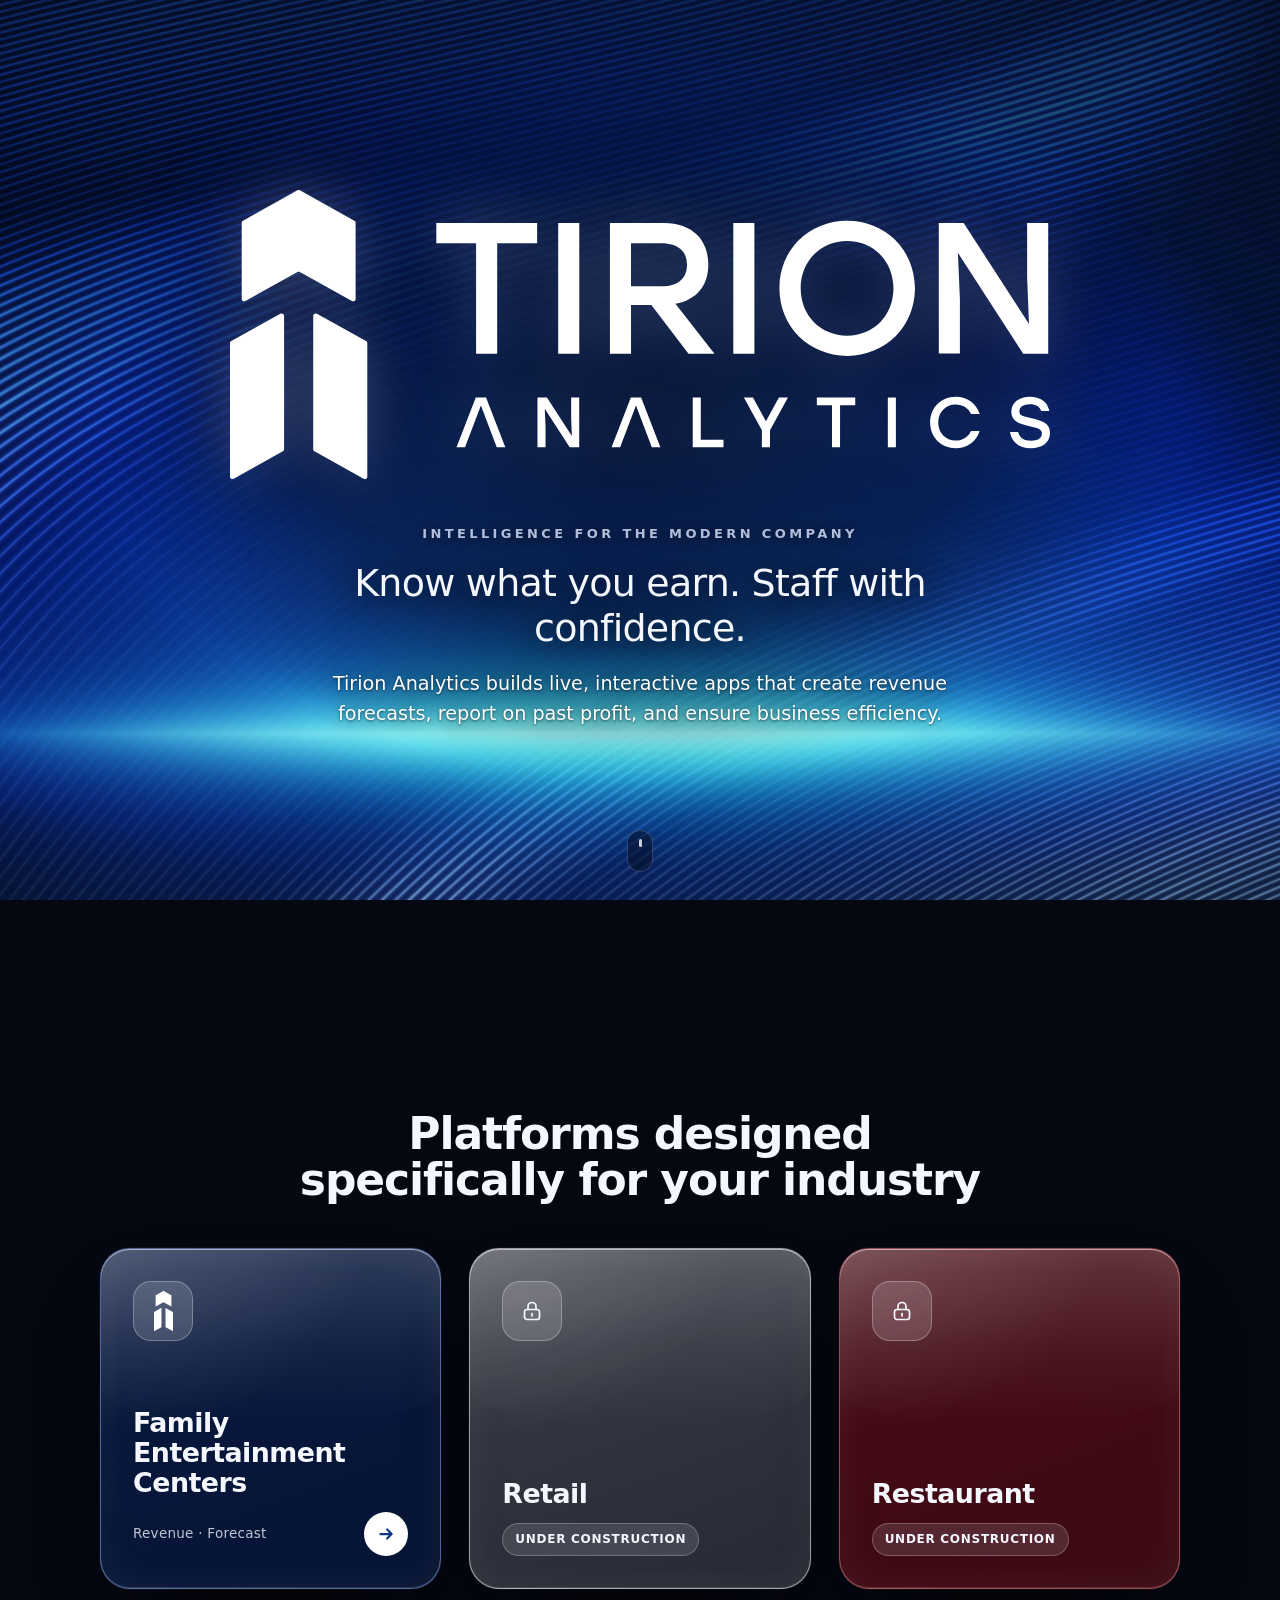
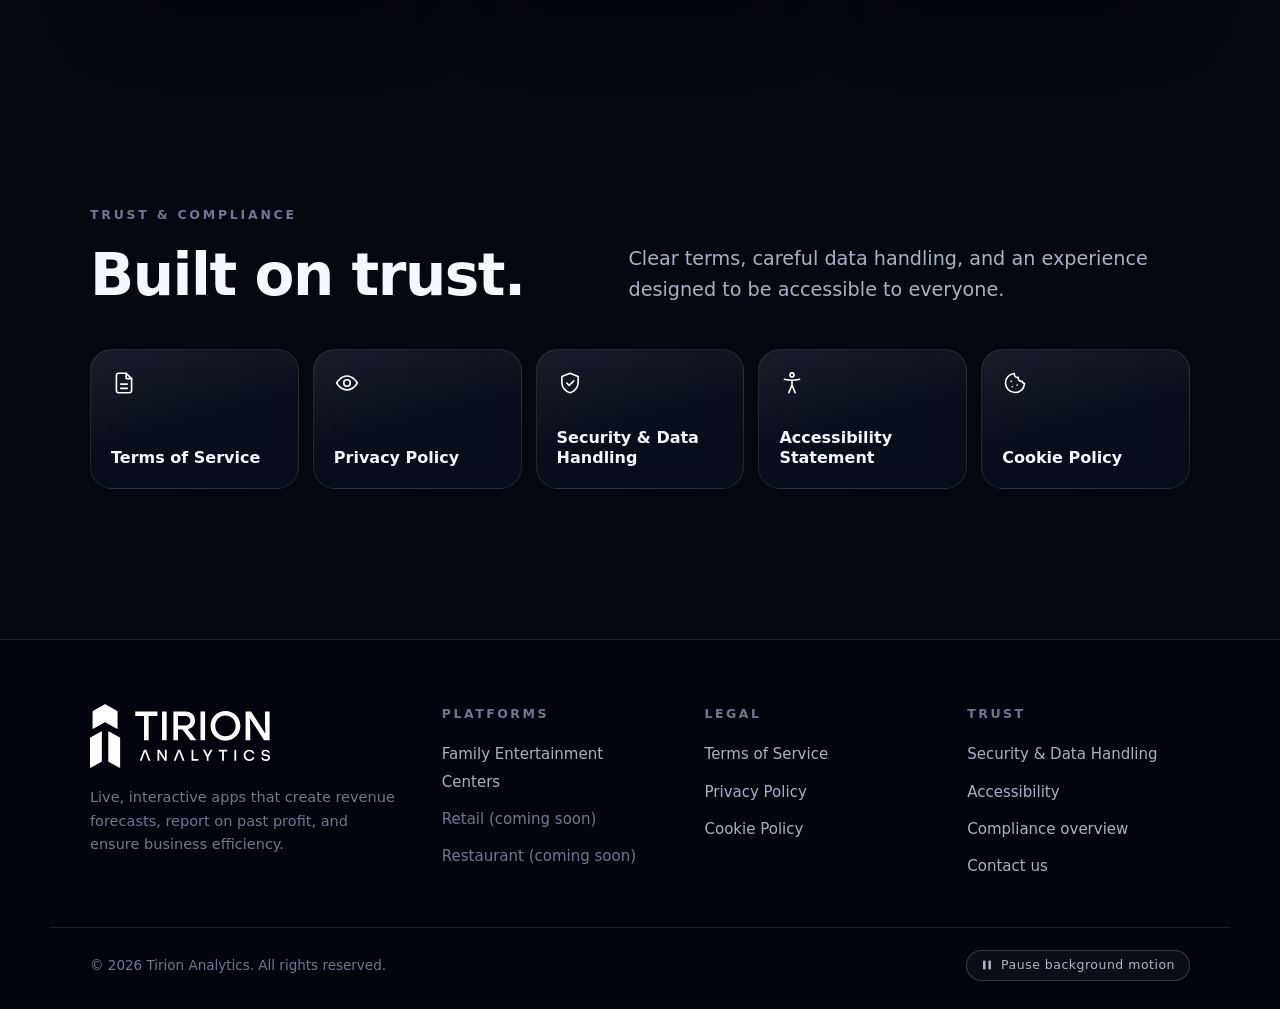
<file: index.html>
<!doctype html>
<html lang="en">
<head>
  <meta charset="utf-8">
  <meta name="viewport" content="width=device-width, initial-scale=1">
  <meta name="theme-color" content="#050711">
  <title>Tirion Analytics | Live Revenue Forecasting &amp; Profit Reporting</title>
  <meta name="description" content="Tirion Analytics builds live, interactive apps that create revenue forecasts, report on past profit, and ensure business efficiency.">
  <meta property="og:title" content="Tirion Analytics">
  <meta property="og:description" content="Intelligence for the modern company. Know what you earn. Staff with confidence.">
  <meta property="og:type" content="website">
  <link rel="icon" href="assets/favicon.svg" type="image/svg+xml">
  <link rel="stylesheet" href="assets/site.css?v=7">
  <script>document.documentElement.classList.add('js');</script>
</head>
<body data-theme="blue" data-veil="0.25">
  <a class="skip" href="#main">Skip to content</a>

  <div class="scene" aria-hidden="true">
    <canvas id="waves"></canvas>
    <canvas id="prism"></canvas>
    <div class="scrim"></div>
    <div class="vignette"></div>
    <div class="veil"></div>
  </div>

  <div class="site">
    <main id="main">
      <!-- Hero -->
      <header class="hero">
        <img class="hero-logo" src="assets/tirion-logo-white.svg" alt="Tirion Analytics" width="820" height="289">
        <p class="hero-eyebrow">Intelligence for the modern company</p>
        <h1 class="hero-title">Know what you earn. Staff with confidence.</h1>
        <p class="lede hero-lede">Tirion Analytics builds live, interactive apps that create revenue forecasts, report on past profit, and ensure business efficiency.</p>
        <a class="scroll-cue" href="#platforms" aria-label="Scroll to platforms"></a>
      </header>

      <!-- Platforms -->
      <section class="platforms" id="platforms" aria-labelledby="platforms-title">
        <div class="wrap">
          <h2 id="platforms-title" class="reveal">Platforms designed specifically for your industry</h2>
          <div class="tiles">
            <a class="tile tile-fec reveal" href="/fec" aria-label="Family Entertainment Centers: explore the platform">
              <span class="tile-icon"><img src="assets/tirion-mark-white.svg" alt=""></span>
              <div>
                <p class="tile-title">Family Entertainment Centers</p>
                <div class="tile-foot">
                  <span class="tile-meta">Revenue · Forecast</span>
                  <span class="tile-go" aria-hidden="true">
                    <svg viewBox="0 0 16 16" fill="none" stroke="currentColor" stroke-width="2" stroke-linecap="round" stroke-linejoin="round"><path d="M3 8h10M9 4l4 4-4 4"/></svg>
                  </span>
                </div>
              </div>
            </a>

            <div class="tile tile-retail is-locked reveal" data-delay="1" role="group" aria-label="Retail: under construction">
              <span class="tile-icon">
                <svg viewBox="0 0 24 24" fill="none" stroke="currentColor" stroke-width="1.7" stroke-linecap="round" stroke-linejoin="round" aria-hidden="true"><rect x="4.5" y="10.5" width="15" height="10" rx="2.5"/><path d="M8 10.5V7.5a4 4 0 0 1 8 0v3"/><path d="M12 14.5v2.5"/></svg>
              </span>
              <div>
                <p class="tile-title">Retail</p>
                <div class="tile-foot"><span class="tile-chip">Under construction</span></div>
              </div>
            </div>

            <div class="tile tile-restaurant is-locked reveal" data-delay="2" role="group" aria-label="Restaurant: under construction">
              <span class="tile-icon">
                <svg viewBox="0 0 24 24" fill="none" stroke="currentColor" stroke-width="1.7" stroke-linecap="round" stroke-linejoin="round" aria-hidden="true"><rect x="4.5" y="10.5" width="15" height="10" rx="2.5"/><path d="M8 10.5V7.5a4 4 0 0 1 8 0v3"/><path d="M12 14.5v2.5"/></svg>
              </span>
              <div>
                <p class="tile-title">Restaurant</p>
                <div class="tile-foot"><span class="tile-chip">Under construction</span></div>
              </div>
            </div>
          </div>
        </div>
      </section>

      <!-- Compliance -->
      <section class="section" id="compliance" aria-labelledby="compliance-title" style="padding-top:0">
        <div class="wrap">
          <div class="section-head reveal" style="margin-bottom:0">
            <div>
              <p class="kicker">Trust &amp; compliance</p>
              <h2 id="compliance-title">Built on trust.</h2>
            </div>
            <p class="lede">Clear terms, careful data handling, and an experience designed to be accessible to everyone.</p>
          </div>
          <nav class="doc-cards reveal" aria-label="Legal documents">
            <a class="doc-card glass" href="/compliance#terms">
              <svg viewBox="0 0 24 24" fill="none" stroke="currentColor" stroke-linecap="round" stroke-linejoin="round" aria-hidden="true"><path d="M14 3H7a2 2 0 0 0-2 2v14a2 2 0 0 0 2 2h10a2 2 0 0 0 2-2V8Z"/><path d="M14 3v5h5M9 13h6M9 17h6"/></svg>
              <span>Terms of Service</span>
            </a>
            <a class="doc-card glass" href="/compliance#privacy">
              <svg viewBox="0 0 24 24" fill="none" stroke="currentColor" stroke-linecap="round" stroke-linejoin="round" aria-hidden="true"><path d="M2.5 12S6 5.5 12 5.5 21.5 12 21.5 12 18 18.5 12 18.5 2.5 12 2.5 12Z"/><circle cx="12" cy="12" r="3"/></svg>
              <span>Privacy Policy</span>
            </a>
            <a class="doc-card glass" href="/compliance#security">
              <svg viewBox="0 0 24 24" fill="none" stroke="currentColor" stroke-linecap="round" stroke-linejoin="round" aria-hidden="true"><path d="M12 3 4.5 6v5.5c0 4.6 3.2 8.4 7.5 9.5 4.3-1.1 7.5-4.9 7.5-9.5V6Z"/><path d="m9 12 2.2 2.2L15.5 10"/></svg>
              <span>Security &amp; Data Handling</span>
            </a>
            <a class="doc-card glass" href="/compliance#accessibility">
              <svg viewBox="0 0 24 24" fill="none" stroke="currentColor" stroke-linecap="round" stroke-linejoin="round" aria-hidden="true"><circle cx="12" cy="4.5" r="1.8"/><path d="M5 8.5c2.3.7 4.6 1 7 1s4.7-.3 7-1M12 9.5V14m0 0-3 7m3-7 3 7"/></svg>
              <span>Accessibility Statement</span>
            </a>
            <a class="doc-card glass" href="/compliance#cookies">
              <svg viewBox="0 0 24 24" fill="none" stroke="currentColor" stroke-linecap="round" stroke-linejoin="round" aria-hidden="true"><path d="M20.8 12.6A8.8 8.8 0 1 1 11.4 3.2a3 3 0 0 0 3.6 3.6 3 3 0 0 0 3.6 3.6 3 3 0 0 0 2.2 2.2Z"/><path d="M8.5 10.5h.01M9.5 15.5h.01M14 14h.01"/></svg>
              <span>Cookie Policy</span>
            </a>
          </nav>
        </div>
      </section>
    </main>

    <footer class="footer">
      <div class="wrap footer-grid">
        <div class="footer-brand">
          <img src="assets/tirion-logo-white.svg" alt="Tirion Analytics" width="180" height="64">
          <p>Live, interactive apps that create revenue forecasts, report on past profit, and ensure business efficiency.</p>
        </div>
        <div>
          <h4>Platforms</h4>
          <ul>
            <li><a href="/fec">Family Entertainment Centers</a></li>
            <li><span class="footer-soon">Retail (coming soon)</span></li>
            <li><span class="footer-soon">Restaurant (coming soon)</span></li>
          </ul>
        </div>
        <div>
          <h4>Legal</h4>
          <ul>
            <li><a href="/compliance#terms">Terms of Service</a></li>
            <li><a href="/compliance#privacy">Privacy Policy</a></li>
            <li><a href="/compliance#cookies">Cookie Policy</a></li>
          </ul>
        </div>
        <div>
          <h4>Trust</h4>
          <ul>
            <li><a href="/compliance#security">Security &amp; Data Handling</a></li>
            <li><a href="/compliance#accessibility">Accessibility</a></li>
            <li><a href="/compliance">Compliance overview</a></li>
            <li><a href="/contact">Contact us</a></li>
          </ul>
        </div>
      </div>
      <div class="wrap footer-bottom">
        <span>&copy; 2026 Tirion Analytics. All rights reserved.</span>
        <button class="motion-toggle" type="button" data-motion-toggle aria-pressed="false">Pause background motion</button>
      </div>
    </footer>
  </div>

  <script src="assets/background.js?v=4"></script>
  <script src="assets/site.js?v=5"></script>
</body>
</html>
</file>
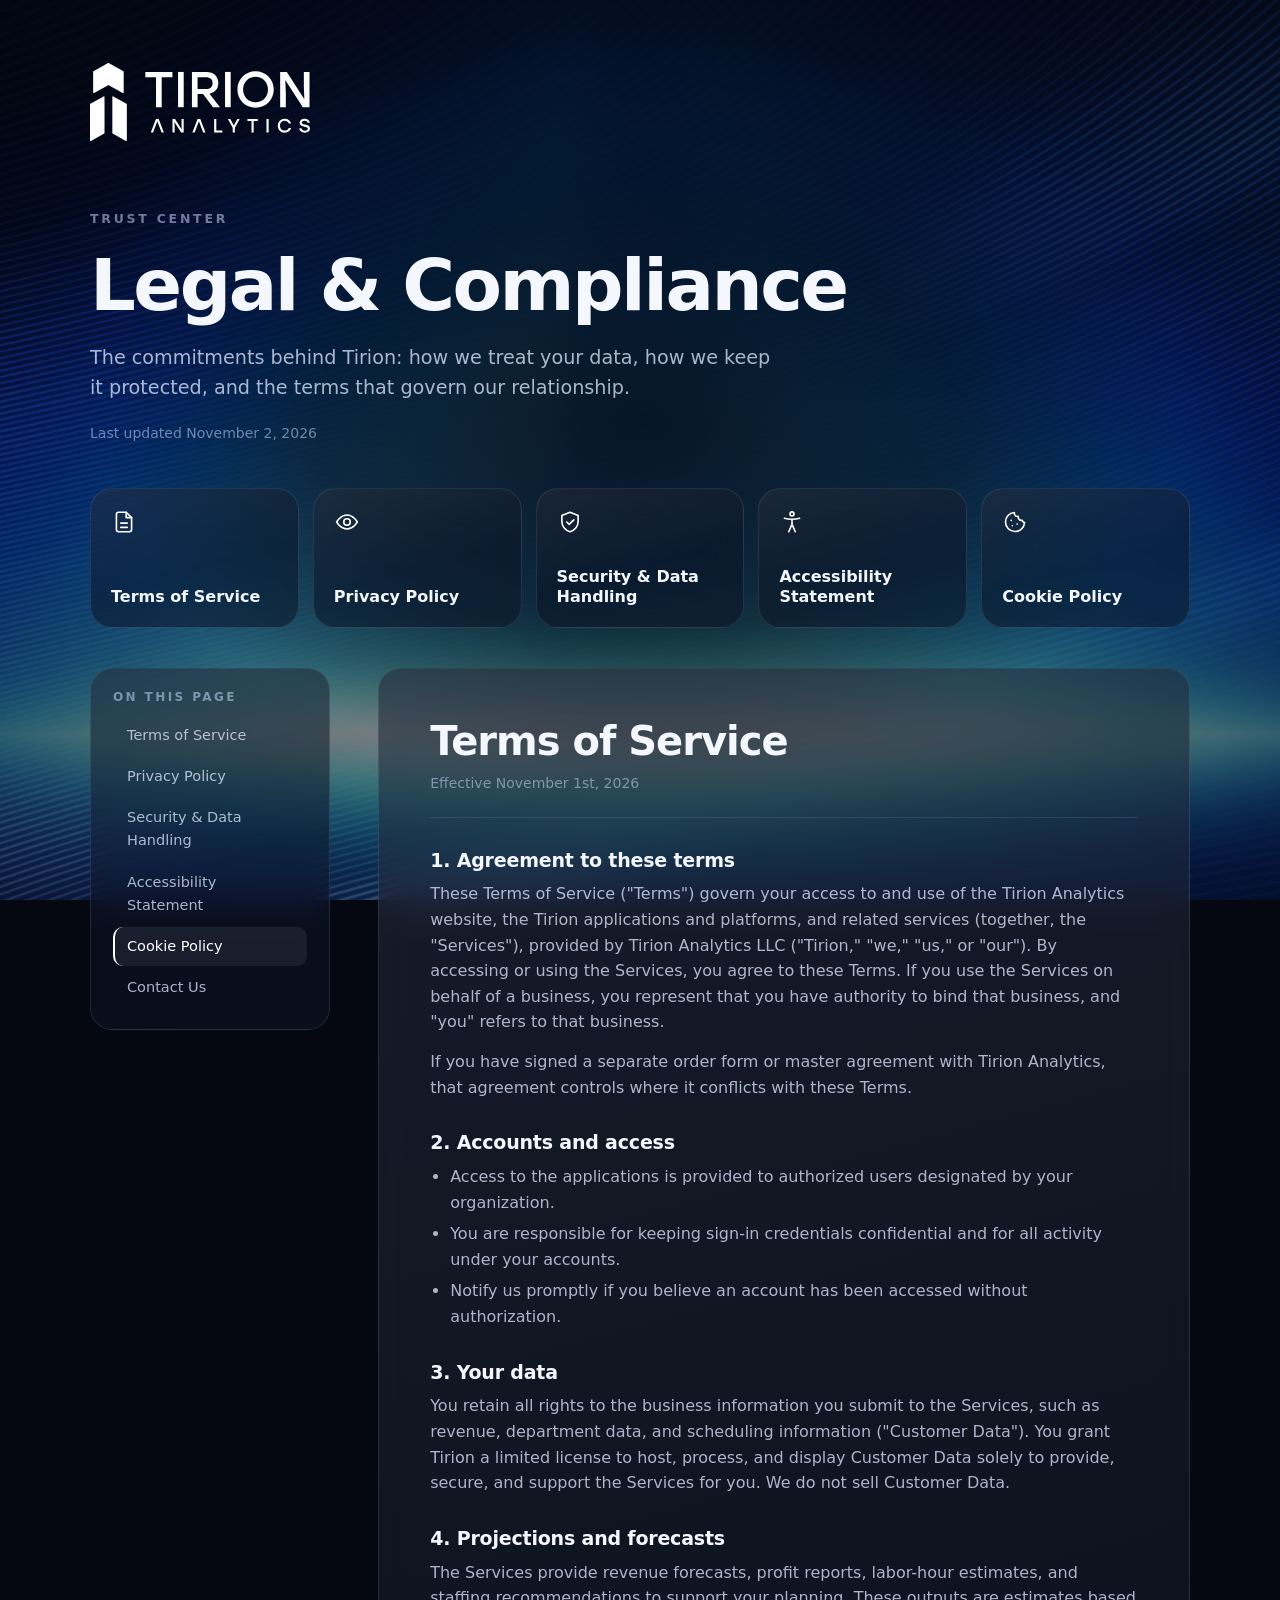
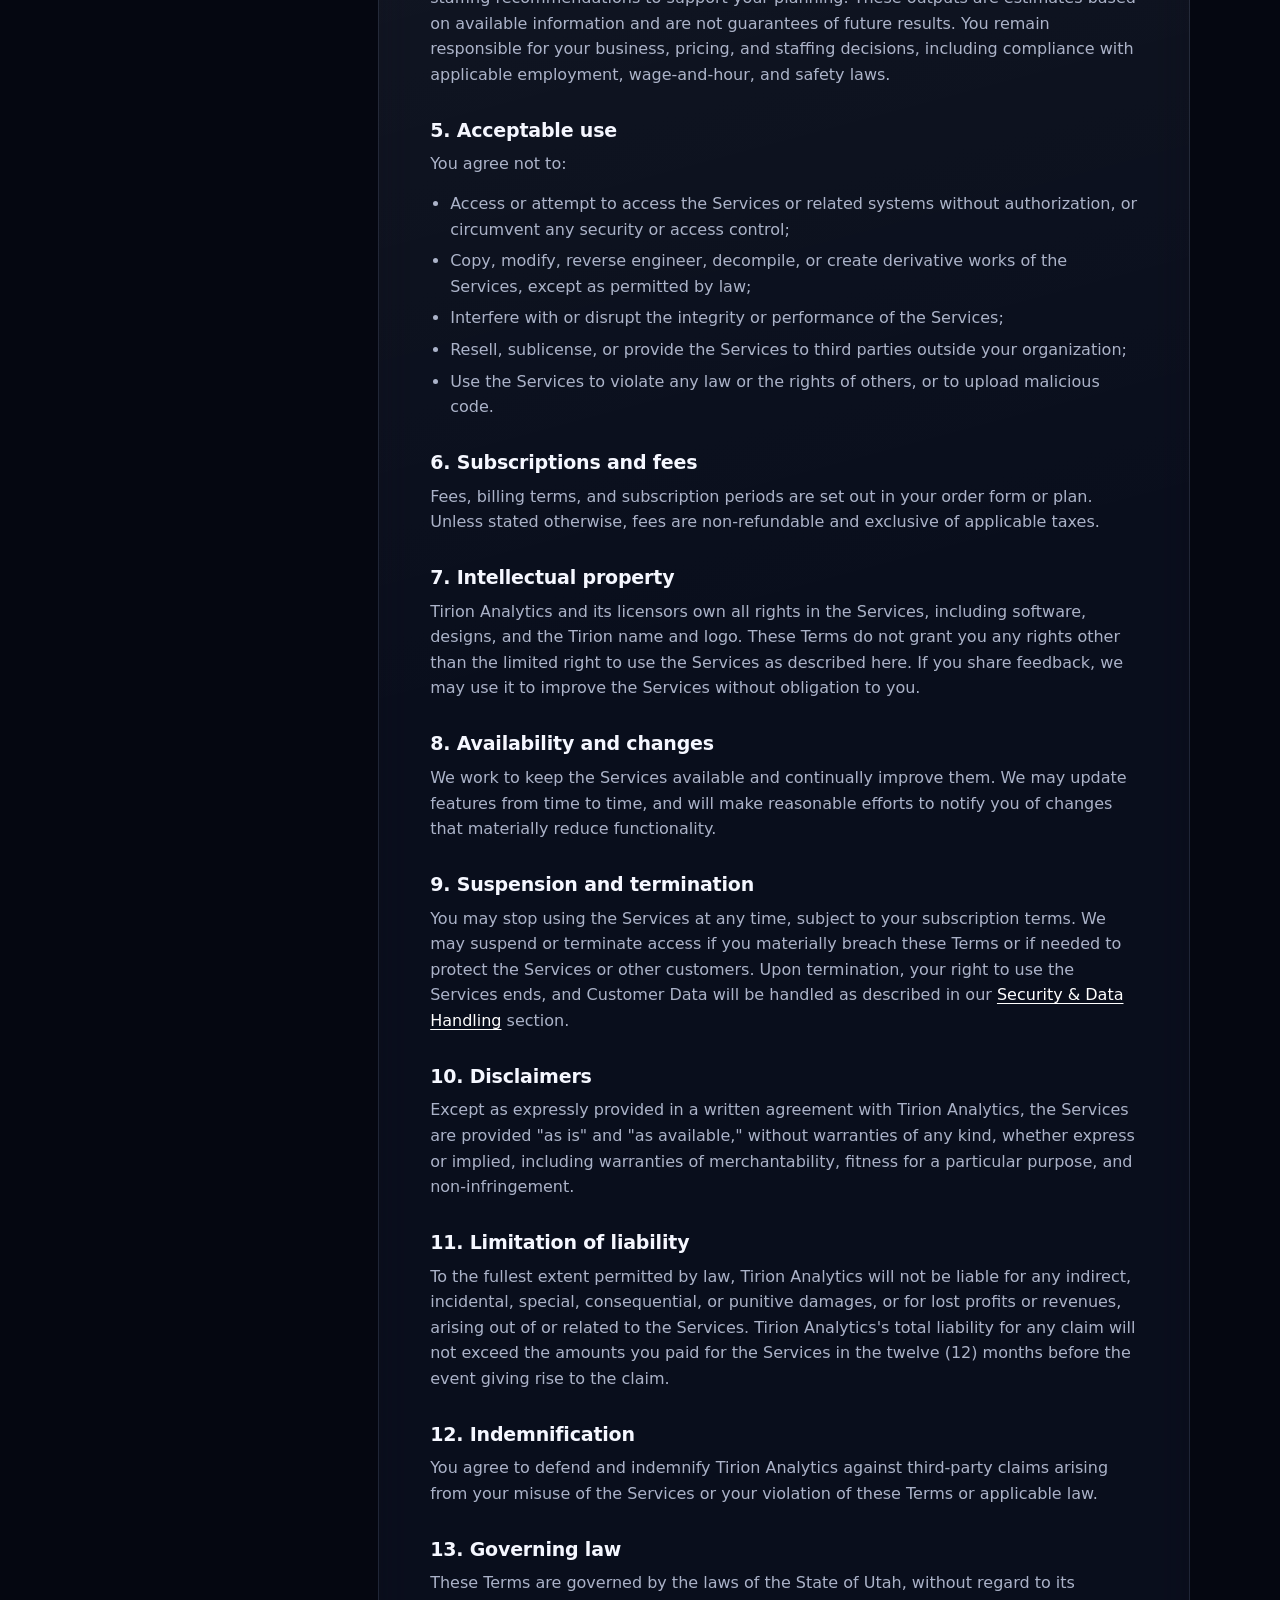
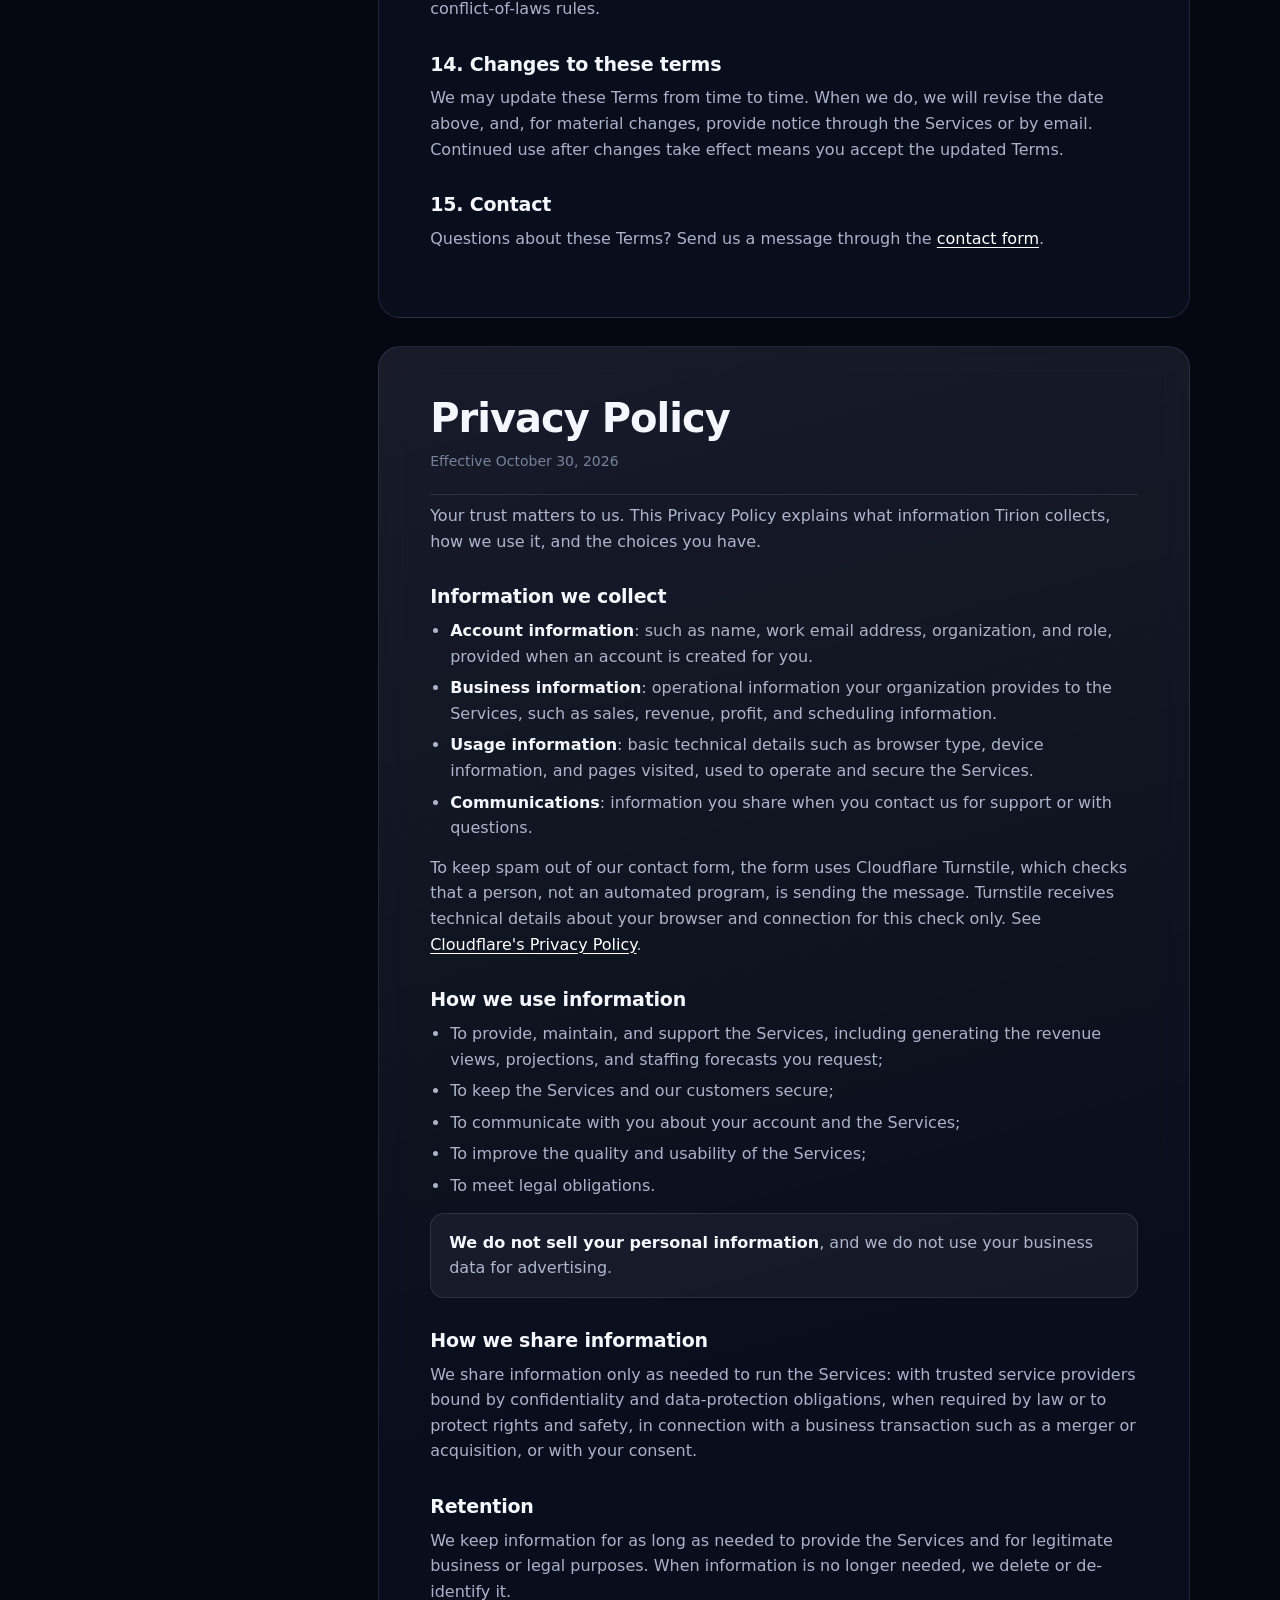
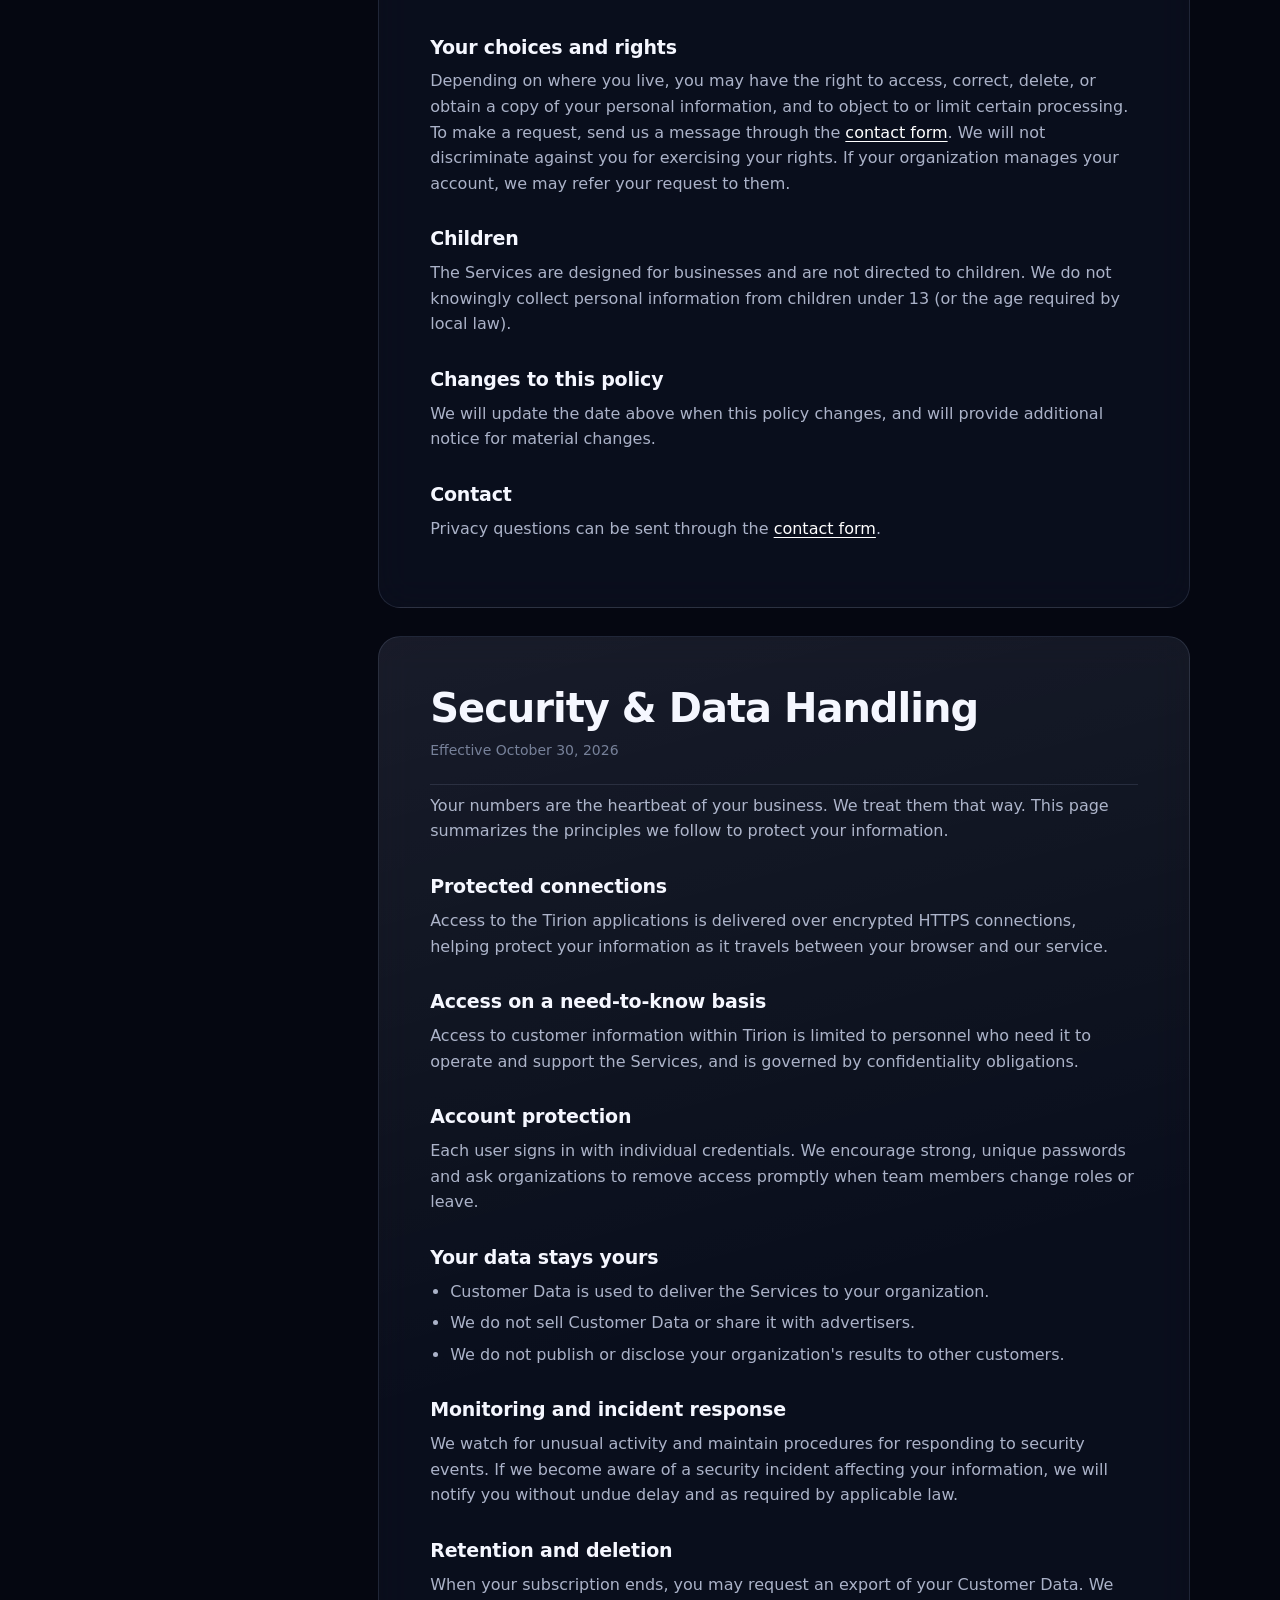
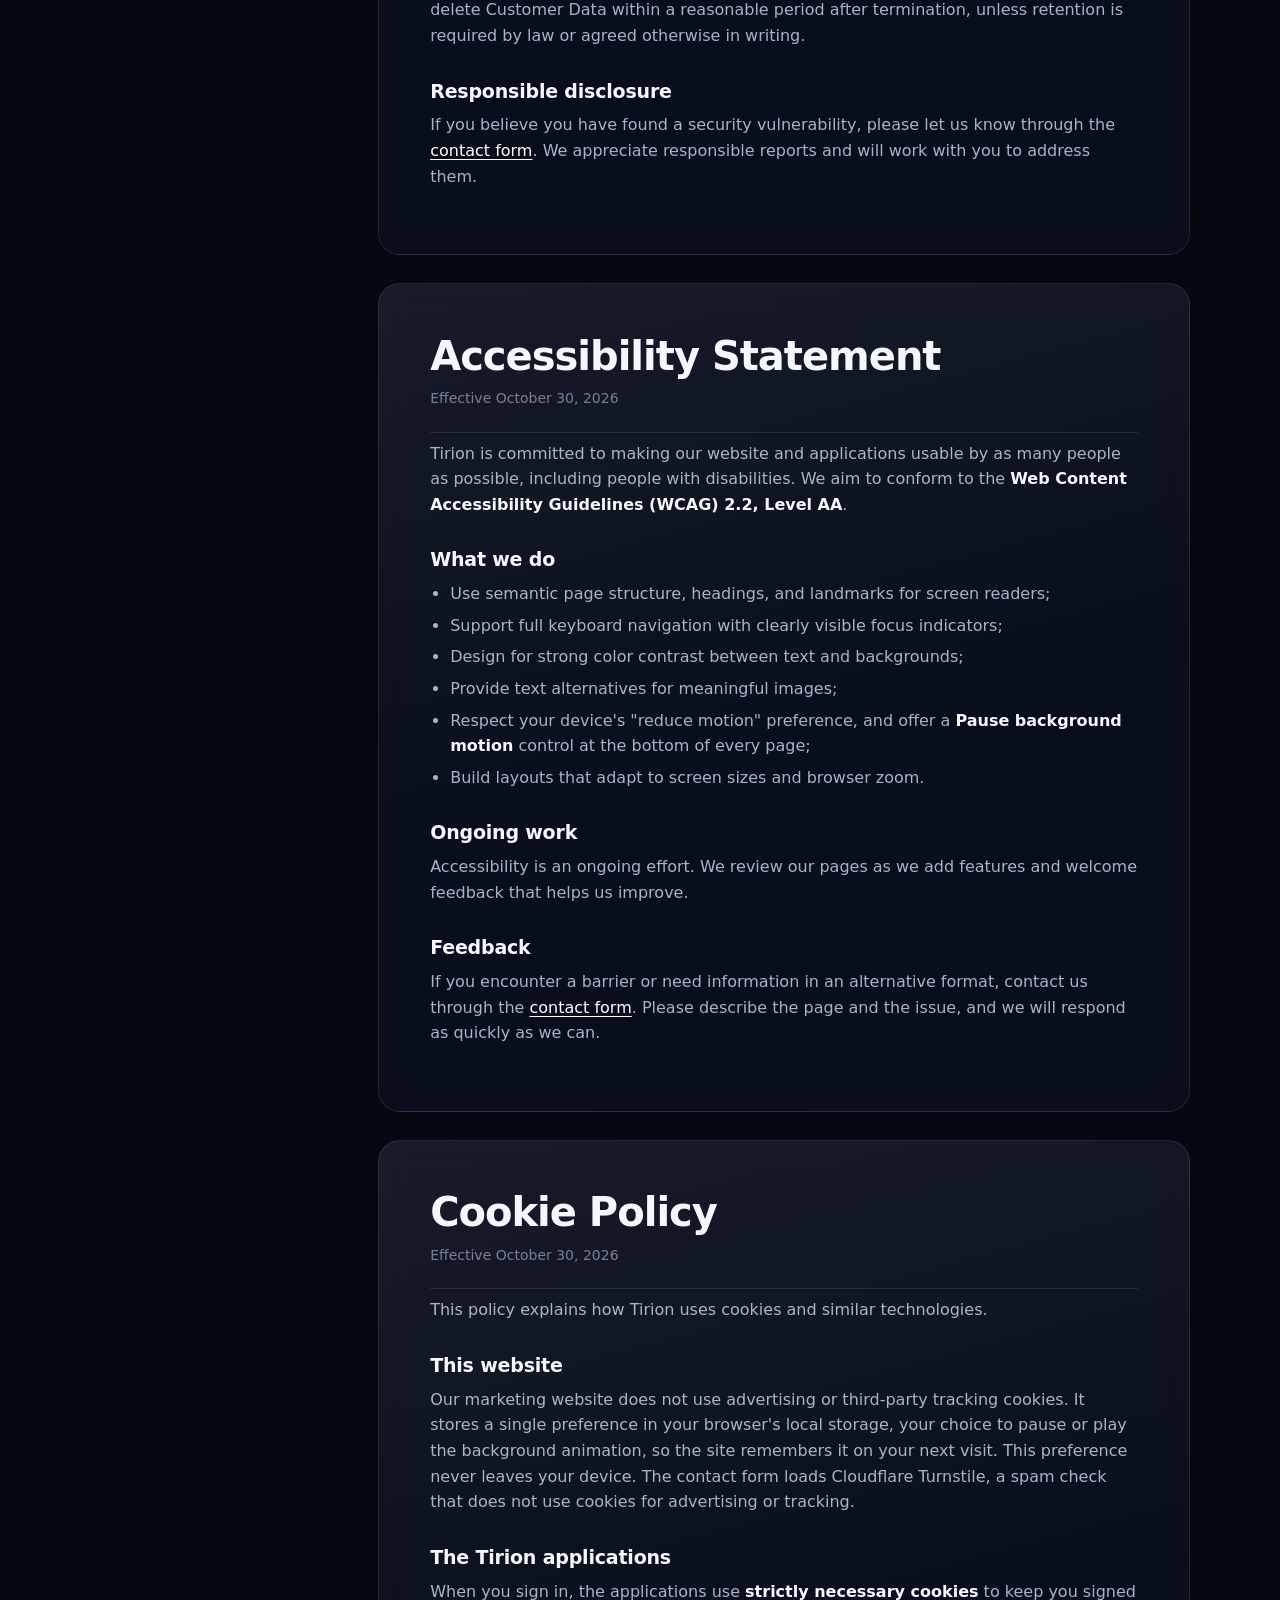
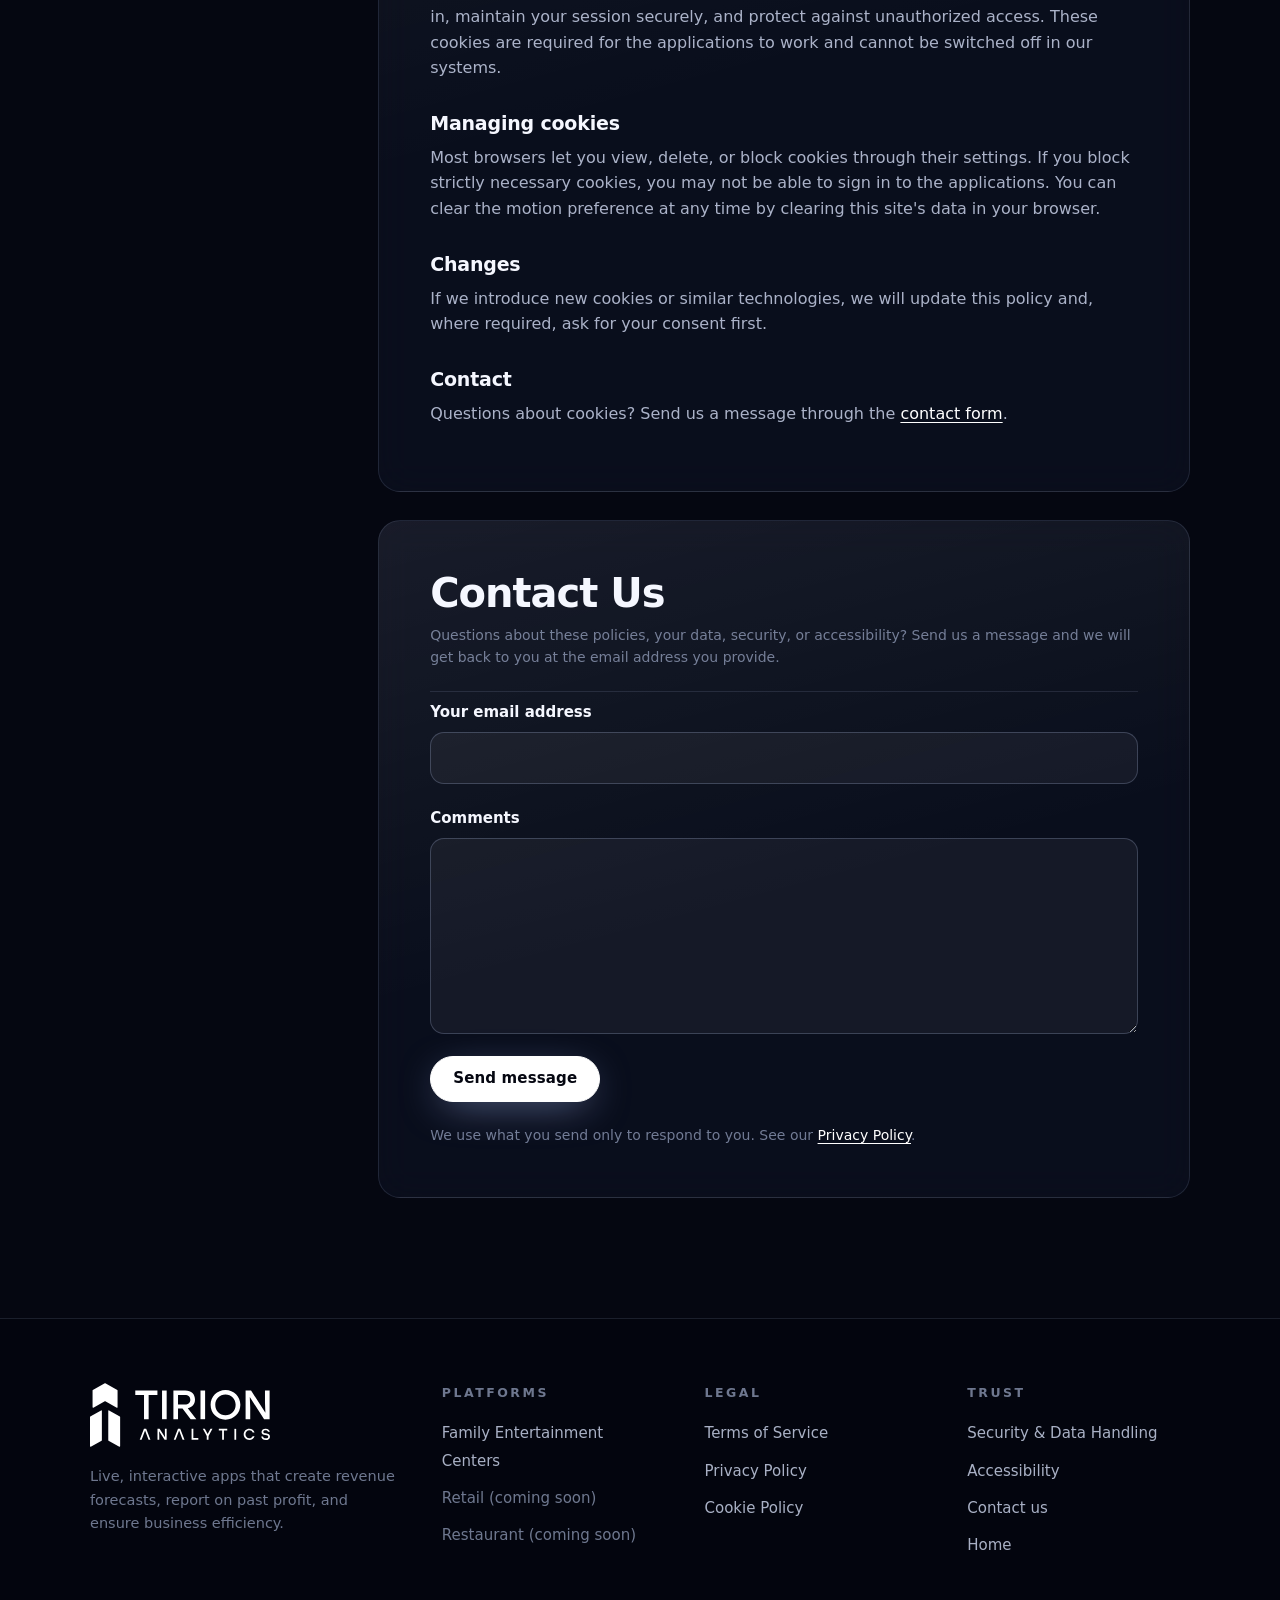
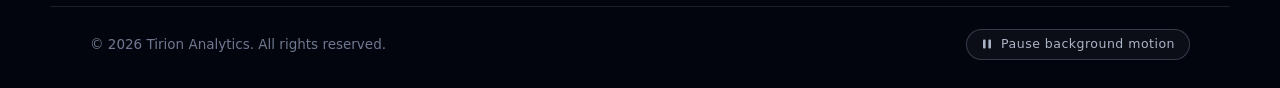
<file: compliance.html>
<!doctype html>
<html lang="en">
<head>
  <meta charset="utf-8">
  <meta name="viewport" content="width=device-width, initial-scale=1">
  <meta name="theme-color" content="#050711">
  <title>Legal &amp; Compliance | Tirion Analytics</title>
  <meta name="description" content="Tirion Analytics Terms of Service, Privacy Policy, Security & Data Handling, Accessibility Statement, and Cookie Policy.">
  <link rel="icon" href="assets/favicon.svg" type="image/svg+xml">
  <link rel="stylesheet" href="assets/site.css?v=7">
  <script>document.documentElement.classList.add('js');</script>
</head>
<body class="page-legal" data-theme="blue">
  <a class="skip" href="#main">Skip to content</a>

  <div class="scene" aria-hidden="true">
    <canvas id="waves"></canvas>
    <canvas id="prism"></canvas>
    <div class="scrim"></div>
    <div class="vignette"></div>
    <div class="veil"></div>
  </div>

  <div class="site">
    <main id="main">
      <section class="legal-hero">
        <div class="wrap">
          <a class="legal-logo" href="/"><img src="assets/tirion-logo-white.svg" alt="Tirion Analytics home" width="220" height="78"></a>
          <p class="kicker">Trust center</p>
          <h1>Legal &amp; Compliance</h1>
          <p class="lede">The commitments behind Tirion: how we treat your data, how we keep it protected, and the terms that govern our relationship.</p>
          <p class="legal-meta">Last updated November 2, 2026</p>

          <nav class="doc-cards" aria-label="Legal documents">
            <a class="doc-card glass" href="#terms">
              <svg viewBox="0 0 24 24" fill="none" stroke="currentColor" stroke-linecap="round" stroke-linejoin="round" aria-hidden="true"><path d="M14 3H7a2 2 0 0 0-2 2v14a2 2 0 0 0 2 2h10a2 2 0 0 0 2-2V8Z"/><path d="M14 3v5h5M9 13h6M9 17h6"/></svg>
              <span>Terms of Service</span>
            </a>
            <a class="doc-card glass" href="#privacy">
              <svg viewBox="0 0 24 24" fill="none" stroke="currentColor" stroke-linecap="round" stroke-linejoin="round" aria-hidden="true"><path d="M2.5 12S6 5.5 12 5.5 21.5 12 21.5 12 18 18.5 12 18.5 2.5 12 2.5 12Z"/><circle cx="12" cy="12" r="3"/></svg>
              <span>Privacy Policy</span>
            </a>
            <a class="doc-card glass" href="#security">
              <svg viewBox="0 0 24 24" fill="none" stroke="currentColor" stroke-linecap="round" stroke-linejoin="round" aria-hidden="true"><path d="M12 3 4.5 6v5.5c0 4.6 3.2 8.4 7.5 9.5 4.3-1.1 7.5-4.9 7.5-9.5V6Z"/><path d="m9 12 2.2 2.2L15.5 10"/></svg>
              <span>Security &amp; Data Handling</span>
            </a>
            <a class="doc-card glass" href="#accessibility">
              <svg viewBox="0 0 24 24" fill="none" stroke="currentColor" stroke-linecap="round" stroke-linejoin="round" aria-hidden="true"><circle cx="12" cy="4.5" r="1.8"/><path d="M5 8.5c2.3.7 4.6 1 7 1s4.7-.3 7-1M12 9.5V14m0 0-3 7m3-7 3 7"/></svg>
              <span>Accessibility Statement</span>
            </a>
            <a class="doc-card glass" href="#cookies">
              <svg viewBox="0 0 24 24" fill="none" stroke="currentColor" stroke-linecap="round" stroke-linejoin="round" aria-hidden="true"><path d="M20.8 12.6A8.8 8.8 0 1 1 11.4 3.2a3 3 0 0 0 3.6 3.6 3 3 0 0 0 3.6 3.6 3 3 0 0 0 2.2 2.2Z"/><path d="M8.5 10.5h.01M9.5 15.5h.01M14 14h.01"/></svg>
              <span>Cookie Policy</span>
            </a>
          </nav>
        </div>
      </section>

      <div class="wrap legal-layout">
        <aside class="toc glass" aria-label="On this page">
          <h2>On this page</h2>
          <ol>
            <li><a href="#terms">Terms of Service</a></li>
            <li><a href="#privacy">Privacy Policy</a></li>
            <li><a href="#security">Security &amp; Data Handling</a></li>
            <li><a href="#accessibility">Accessibility Statement</a></li>
            <li><a href="#cookies">Cookie Policy</a></li>
            <li><a href="#contact">Contact Us</a></li>
          </ol>
        </aside>

        <div class="docs">
          <!-- Terms of Service -->
          <article class="doc glass" id="terms" aria-labelledby="terms-title">
            <header>
              <h2 id="terms-title">Terms of Service</h2>
              <p>Effective November 1st, 2026</p>
            </header>

            <h3>1. Agreement to these terms</h3>
            <p>These Terms of Service ("Terms") govern your access to and use of the Tirion Analytics website, the Tirion applications and platforms, and related services (together, the "Services"), provided by Tirion Analytics LLC ("Tirion," "we," "us," or "our"). By accessing or using the Services, you agree to these Terms. If you use the Services on behalf of a business, you represent that you have authority to bind that business, and "you" refers to that business.</p>
            <p>If you have signed a separate order form or master agreement with Tirion Analytics, that agreement controls where it conflicts with these Terms.</p>

            <h3>2. Accounts and access</h3>
            <ul>
              <li>Access to the applications is provided to authorized users designated by your organization.</li>
              <li>You are responsible for keeping sign-in credentials confidential and for all activity under your accounts.</li>
              <li>Notify us promptly if you believe an account has been accessed without authorization.</li>
            </ul>

            <h3>3. Your data</h3>
            <p>You retain all rights to the business information you submit to the Services, such as revenue, department data, and scheduling information ("Customer Data"). You grant Tirion a limited license to host, process, and display Customer Data solely to provide, secure, and support the Services for you. We do not sell Customer Data.</p>

            <h3>4. Projections and forecasts</h3>
            <p>The Services provide revenue forecasts, profit reports, labor-hour estimates, and staffing recommendations to support your planning. These outputs are estimates based on available information and are not guarantees of future results. You remain responsible for your business, pricing, and staffing decisions, including compliance with applicable employment, wage-and-hour, and safety laws.</p>

            <h3>5. Acceptable use</h3>
            <p>You agree not to:</p>
            <ul>
              <li>Access or attempt to access the Services or related systems without authorization, or circumvent any security or access control;</li>
              <li>Copy, modify, reverse engineer, decompile, or create derivative works of the Services, except as permitted by law;</li>
              <li>Interfere with or disrupt the integrity or performance of the Services;</li>
              <li>Resell, sublicense, or provide the Services to third parties outside your organization;</li>
              <li>Use the Services to violate any law or the rights of others, or to upload malicious code.</li>
            </ul>

            <h3>6. Subscriptions and fees</h3>
            <p>Fees, billing terms, and subscription periods are set out in your order form or plan. Unless stated otherwise, fees are non-refundable and exclusive of applicable taxes.</p>

            <h3>7. Intellectual property</h3>
            <p>Tirion Analytics and its licensors own all rights in the Services, including software, designs, and the Tirion name and logo. These Terms do not grant you any rights other than the limited right to use the Services as described here. If you share feedback, we may use it to improve the Services without obligation to you.</p>

            <h3>8. Availability and changes</h3>
            <p>We work to keep the Services available and continually improve them. We may update features from time to time, and will make reasonable efforts to notify you of changes that materially reduce functionality.</p>

            <h3>9. Suspension and termination</h3>
            <p>You may stop using the Services at any time, subject to your subscription terms. We may suspend or terminate access if you materially breach these Terms or if needed to protect the Services or other customers. Upon termination, your right to use the Services ends, and Customer Data will be handled as described in our <a href="#security">Security &amp; Data Handling</a> section.</p>

            <h3>10. Disclaimers</h3>
            <p>Except as expressly provided in a written agreement with Tirion Analytics, the Services are provided "as is" and "as available," without warranties of any kind, whether express or implied, including warranties of merchantability, fitness for a particular purpose, and non-infringement.</p>

            <h3>11. Limitation of liability</h3>
            <p>To the fullest extent permitted by law, Tirion Analytics will not be liable for any indirect, incidental, special, consequential, or punitive damages, or for lost profits or revenues, arising out of or related to the Services. Tirion Analytics's total liability for any claim will not exceed the amounts you paid for the Services in the twelve (12) months before the event giving rise to the claim.</p>

            <h3>12. Indemnification</h3>
            <p>You agree to defend and indemnify Tirion Analytics against third-party claims arising from your misuse of the Services or your violation of these Terms or applicable law.</p>

            <h3>13. Governing law</h3>
            <p>These Terms are governed by the laws of the State of Utah, without regard to its conflict-of-laws rules.</p>

            <h3>14. Changes to these terms</h3>
            <p>We may update these Terms from time to time. When we do, we will revise the date above, and, for material changes, provide notice through the Services or by email. Continued use after changes take effect means you accept the updated Terms.</p>

            <h3>15. Contact</h3>
            <p>Questions about these Terms? Send us a message through the <a href="#contact">contact form</a>.</p>
          </article>

          <!-- Privacy Policy -->
          <article class="doc glass" id="privacy" aria-labelledby="privacy-title">
            <header>
              <h2 id="privacy-title">Privacy Policy</h2>
              <p>Effective October 30, 2026</p>
            </header>

            <p>Your trust matters to us. This Privacy Policy explains what information Tirion collects, how we use it, and the choices you have.</p>

            <h3>Information we collect</h3>
            <ul>
              <li><strong>Account information</strong>: such as name, work email address, organization, and role, provided when an account is created for you.</li>
              <li><strong>Business information</strong>: operational information your organization provides to the Services, such as sales, revenue, profit, and scheduling information.</li>
              <li><strong>Usage information</strong>: basic technical details such as browser type, device information, and pages visited, used to operate and secure the Services.</li>
              <li><strong>Communications</strong>: information you share when you contact us for support or with questions.</li>
            </ul>
            <p>To keep spam out of our contact form, the form uses Cloudflare Turnstile, which checks that a person, not an automated program, is sending the message. Turnstile receives technical details about your browser and connection for this check only. See <a href="https://www.cloudflare.com/privacypolicy/" rel="noopener">Cloudflare's Privacy Policy</a>.</p>

            <h3>How we use information</h3>
            <ul>
              <li>To provide, maintain, and support the Services, including generating the revenue views, projections, and staffing forecasts you request;</li>
              <li>To keep the Services and our customers secure;</li>
              <li>To communicate with you about your account and the Services;</li>
              <li>To improve the quality and usability of the Services;</li>
              <li>To meet legal obligations.</li>
            </ul>

            <div class="callout"><p><strong>We do not sell your personal information</strong>, and we do not use your business data for advertising.</p></div>

            <h3>How we share information</h3>
            <p>We share information only as needed to run the Services: with trusted service providers bound by confidentiality and data-protection obligations, when required by law or to protect rights and safety, in connection with a business transaction such as a merger or acquisition, or with your consent.</p>

            <h3>Retention</h3>
            <p>We keep information for as long as needed to provide the Services and for legitimate business or legal purposes. When information is no longer needed, we delete or de-identify it.</p>

            <h3>Your choices and rights</h3>
            <p>Depending on where you live, you may have the right to access, correct, delete, or obtain a copy of your personal information, and to object to or limit certain processing. To make a request, send us a message through the <a href="#contact">contact form</a>. We will not discriminate against you for exercising your rights. If your organization manages your account, we may refer your request to them.</p>

            <h3>Children</h3>
            <p>The Services are designed for businesses and are not directed to children. We do not knowingly collect personal information from children under 13 (or the age required by local law).</p>

            <h3>Changes to this policy</h3>
            <p>We will update the date above when this policy changes, and will provide additional notice for material changes.</p>

            <h3>Contact</h3>
            <p>Privacy questions can be sent through the <a href="#contact">contact form</a>.</p>
          </article>

          <!-- Security & Data Handling -->
          <article class="doc glass" id="security" aria-labelledby="security-title">
            <header>
              <h2 id="security-title">Security &amp; Data Handling</h2>
              <p>Effective October 30, 2026</p>
            </header>

            <p>Your numbers are the heartbeat of your business. We treat them that way. This page summarizes the principles we follow to protect your information.</p>

            <h3>Protected connections</h3>
            <p>Access to the Tirion applications is delivered over encrypted HTTPS connections, helping protect your information as it travels between your browser and our service.</p>

            <h3>Access on a need-to-know basis</h3>
            <p>Access to customer information within Tirion is limited to personnel who need it to operate and support the Services, and is governed by confidentiality obligations.</p>

            <h3>Account protection</h3>
            <p>Each user signs in with individual credentials. We encourage strong, unique passwords and ask organizations to remove access promptly when team members change roles or leave.</p>

            <h3>Your data stays yours</h3>
            <ul>
              <li>Customer Data is used to deliver the Services to your organization.</li>
              <li>We do not sell Customer Data or share it with advertisers.</li>
              <li>We do not publish or disclose your organization's results to other customers.</li>
            </ul>

            <h3>Monitoring and incident response</h3>
            <p>We watch for unusual activity and maintain procedures for responding to security events. If we become aware of a security incident affecting your information, we will notify you without undue delay and as required by applicable law.</p>

            <h3>Retention and deletion</h3>
            <p>When your subscription ends, you may request an export of your Customer Data. We delete Customer Data within a reasonable period after termination, unless retention is required by law or agreed otherwise in writing.</p>

            <h3>Responsible disclosure</h3>
            <p>If you believe you have found a security vulnerability, please let us know through the <a href="#contact">contact form</a>. We appreciate responsible reports and will work with you to address them.</p>
          </article>

          <!-- Accessibility -->
          <article class="doc glass" id="accessibility" aria-labelledby="accessibility-title">
            <header>
              <h2 id="accessibility-title">Accessibility Statement</h2>
              <p>Effective October 30, 2026</p>
            </header>

            <p>Tirion is committed to making our website and applications usable by as many people as possible, including people with disabilities. We aim to conform to the <strong>Web Content Accessibility Guidelines (WCAG) 2.2, Level AA</strong>.</p>

            <h3>What we do</h3>
            <ul>
              <li>Use semantic page structure, headings, and landmarks for screen readers;</li>
              <li>Support full keyboard navigation with clearly visible focus indicators;</li>
              <li>Design for strong color contrast between text and backgrounds;</li>
              <li>Provide text alternatives for meaningful images;</li>
              <li>Respect your device's "reduce motion" preference, and offer a <strong>Pause background motion</strong> control at the bottom of every page;</li>
              <li>Build layouts that adapt to screen sizes and browser zoom.</li>
            </ul>

            <h3>Ongoing work</h3>
            <p>Accessibility is an ongoing effort. We review our pages as we add features and welcome feedback that helps us improve.</p>

            <h3>Feedback</h3>
            <p>If you encounter a barrier or need information in an alternative format, contact us through the <a href="#contact">contact form</a>. Please describe the page and the issue, and we will respond as quickly as we can.</p>
          </article>

          <!-- Cookies -->
          <article class="doc glass" id="cookies" aria-labelledby="cookies-title">
            <header>
              <h2 id="cookies-title">Cookie Policy</h2>
              <p>Effective October 30, 2026</p>
            </header>

            <p>This policy explains how Tirion uses cookies and similar technologies.</p>

            <h3>This website</h3>
            <p>Our marketing website does not use advertising or third-party tracking cookies. It stores a single preference in your browser's local storage, your choice to pause or play the background animation, so the site remembers it on your next visit. This preference never leaves your device. The contact form loads Cloudflare Turnstile, a spam check that does not use cookies for advertising or tracking.</p>

            <h3>The Tirion applications</h3>
            <p>When you sign in, the applications use <strong>strictly necessary cookies</strong> to keep you signed in, maintain your session securely, and protect against unauthorized access. These cookies are required for the applications to work and cannot be switched off in our systems.</p>

            <h3>Managing cookies</h3>
            <p>Most browsers let you view, delete, or block cookies through their settings. If you block strictly necessary cookies, you may not be able to sign in to the applications. You can clear the motion preference at any time by clearing this site's data in your browser.</p>

            <h3>Changes</h3>
            <p>If we introduce new cookies or similar technologies, we will update this policy and, where required, ask for your consent first.</p>

            <h3>Contact</h3>
            <p>Questions about cookies? Send us a message through the <a href="#contact">contact form</a>.</p>
          </article>

          <!-- Contact -->
          <article class="doc glass" id="contact" aria-labelledby="contact-title">
            <header>
              <h2 id="contact-title">Contact Us</h2>
              <p>Questions about these policies, your data, security, or accessibility? Send us a message and we will get back to you at the email address you provide.</p>
            </header>

            <form class="contact-form" action="/api/contact" method="post" data-contact-form novalidate>
              <div class="field">
                <label for="contact-email">Your email address</label>
                <input id="contact-email" name="email" type="email" autocomplete="email" required maxlength="254" aria-describedby="contact-email-error">
                <p class="field-error" id="contact-email-error" hidden>Enter a valid email address.</p>
              </div>

              <div class="field">
                <label for="contact-message">Comments</label>
                <textarea id="contact-message" name="message" rows="7" required maxlength="5000" aria-describedby="contact-message-error"></textarea>
                <p class="field-error" id="contact-message-error" hidden>Enter a message.</p>
              </div>

              <!-- Left empty by people; filled in by spam bots. -->
              <div class="field-trap" aria-hidden="true">
                <label for="contact-website">Website</label>
                <input id="contact-website" name="website" type="text" tabindex="-1" autocomplete="off">
              </div>

              <div class="contact-actions">
                <button class="btn btn-primary" type="submit">Send message</button>
                <p class="contact-status" role="status" aria-live="polite" data-contact-status></p>
              </div>

              <p class="contact-note">We use what you send only to respond to you. See our <a href="#privacy">Privacy Policy</a>.</p>
            </form>
          </article>
        </div>
      </div>
    </main>

    <footer class="footer">
      <div class="wrap footer-grid">
        <div class="footer-brand">
          <img src="assets/tirion-logo-white.svg" alt="Tirion Analytics" width="180" height="64">
          <p>Live, interactive apps that create revenue forecasts, report on past profit, and ensure business efficiency.</p>
        </div>
        <div>
          <h4>Platforms</h4>
          <ul>
            <li><a href="/fec">Family Entertainment Centers</a></li>
            <li><span class="footer-soon">Retail (coming soon)</span></li>
            <li><span class="footer-soon">Restaurant (coming soon)</span></li>
          </ul>
        </div>
        <div>
          <h4>Legal</h4>
          <ul>
            <li><a href="#terms">Terms of Service</a></li>
            <li><a href="#privacy">Privacy Policy</a></li>
            <li><a href="#cookies">Cookie Policy</a></li>
          </ul>
        </div>
        <div>
          <h4>Trust</h4>
          <ul>
            <li><a href="#security">Security &amp; Data Handling</a></li>
            <li><a href="#accessibility">Accessibility</a></li>
            <li><a href="#contact">Contact us</a></li>
            <li><a href="/">Home</a></li>
          </ul>
        </div>
      </div>
      <div class="wrap footer-bottom">
        <span>&copy; 2026 Tirion Analytics. All rights reserved.</span>
        <button class="motion-toggle" type="button" data-motion-toggle aria-pressed="false">Pause background motion</button>
      </div>
    </footer>
  </div>

  <script src="assets/background.js?v=4"></script>
  <script src="assets/site.js?v=5"></script>
</body>
</html>
</file>
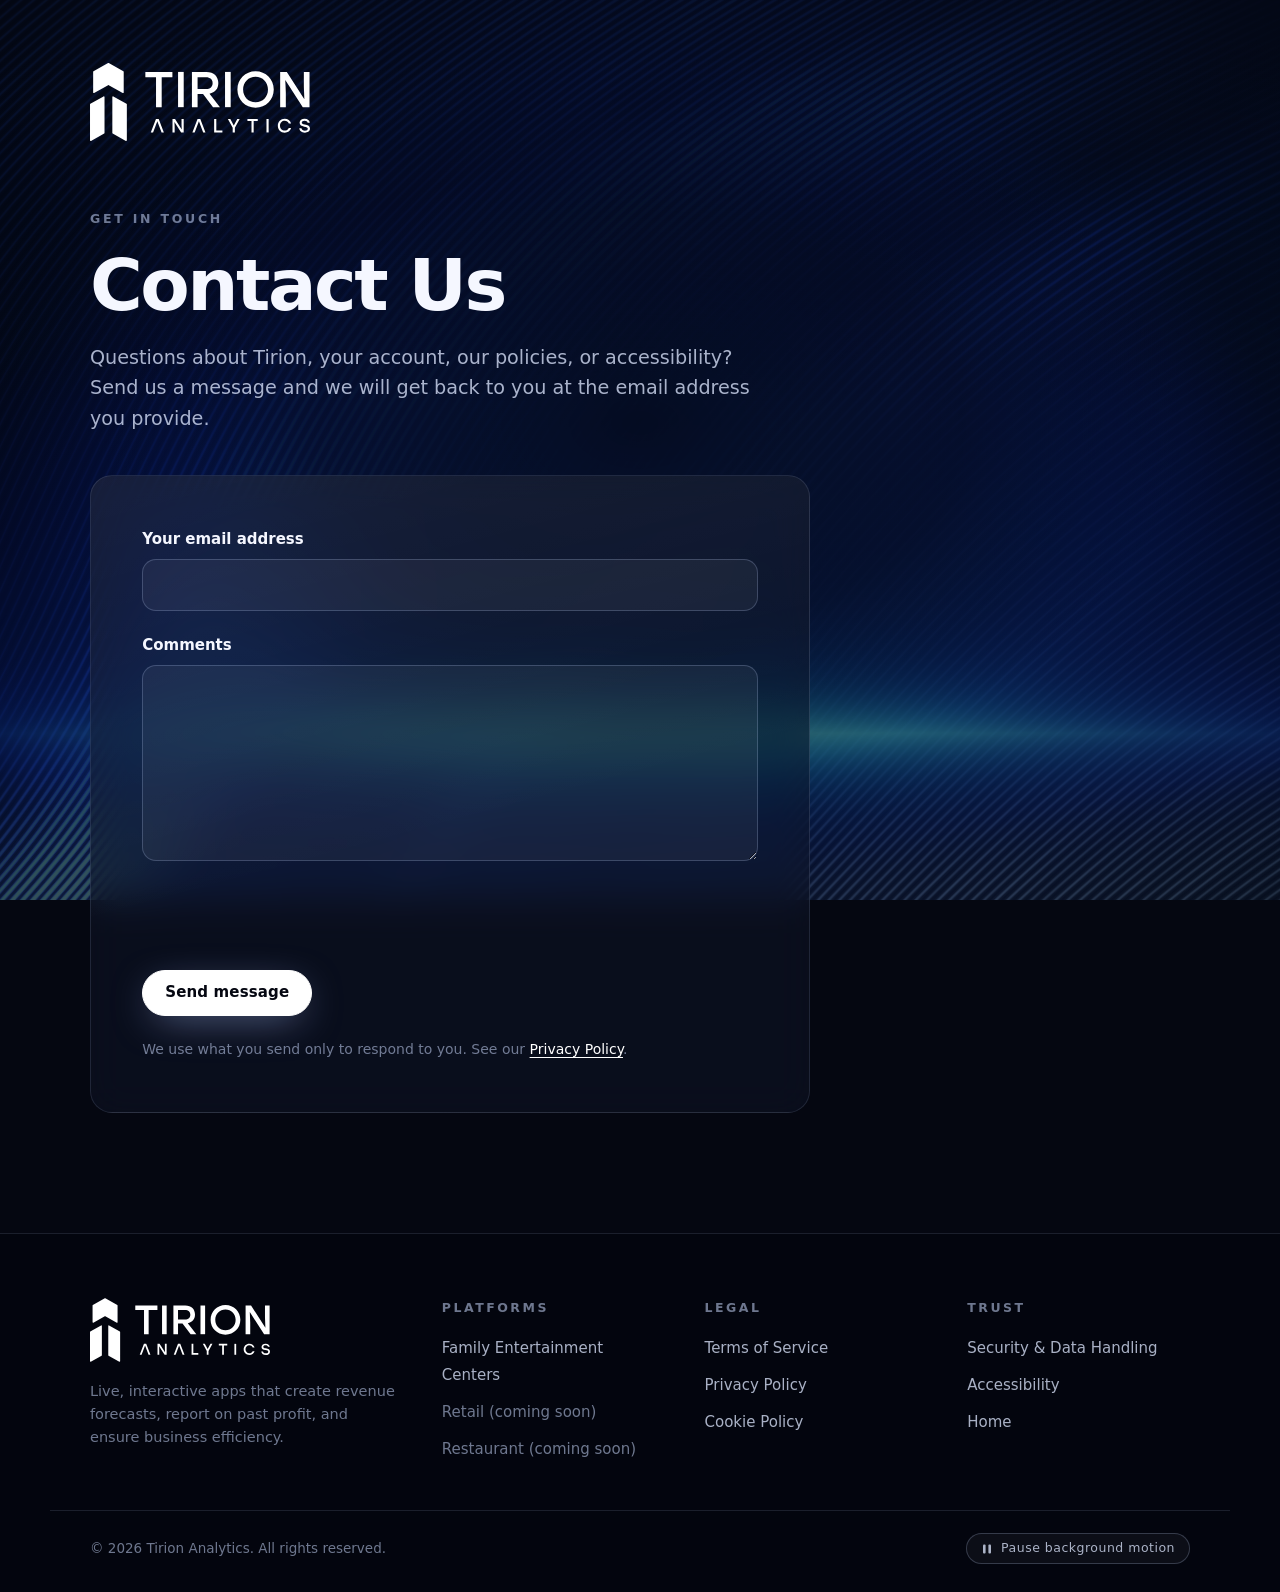
<file: contact.html>
<!doctype html>
<html lang="en">
<head>
  <meta charset="utf-8">
  <meta name="viewport" content="width=device-width, initial-scale=1">
  <meta name="theme-color" content="#050711">
  <title>Contact Us | Tirion Analytics</title>
  <meta name="description" content="Send Tirion Analytics a question or comment.">
  <link rel="icon" href="assets/favicon.svg" type="image/svg+xml">
  <link rel="stylesheet" href="assets/site.css?v=7">
  <script>document.documentElement.classList.add('js');</script>
</head>
<body class="page-legal" data-theme="blue">
  <a class="skip" href="#main">Skip to content</a>

  <div class="scene" aria-hidden="true">
    <canvas id="waves"></canvas>
    <canvas id="prism"></canvas>
    <div class="scrim"></div>
    <div class="vignette"></div>
    <div class="veil"></div>
  </div>

  <div class="site">
    <main id="main">
      <section class="legal-hero">
        <div class="wrap">
          <a class="legal-logo" href="/"><img src="assets/tirion-logo-white.svg" alt="Tirion Analytics home" width="220" height="78"></a>
          <p class="kicker">Get in touch</p>
          <h1>Contact Us</h1>
          <p class="lede">Questions about Tirion, your account, our policies, or accessibility? Send us a message and we will get back to you at the email address you provide.</p>
        </div>
      </section>

      <div class="wrap contact-layout">
        <form class="doc glass contact-form" action="/api/contact" method="post" data-contact-form novalidate>
          <div class="field">
            <label for="contact-email">Your email address</label>
            <input id="contact-email" name="email" type="email" autocomplete="email" required maxlength="254" aria-describedby="contact-email-error">
            <p class="field-error" id="contact-email-error" hidden>Enter a valid email address.</p>
          </div>

          <div class="field">
            <label for="contact-message">Comments</label>
            <textarea id="contact-message" name="message" rows="7" required maxlength="5000" aria-describedby="contact-message-error"></textarea>
            <p class="field-error" id="contact-message-error" hidden>Enter a message.</p>
          </div>

          <!-- Left empty by people; filled in by spam bots. -->
          <div class="field-trap" aria-hidden="true">
            <label for="contact-website">Website</label>
            <input id="contact-website" name="website" type="text" tabindex="-1" autocomplete="off">
          </div>

          <!-- Cloudflare Turnstile spam check; usually passes on its own without a puzzle. -->
          <div class="cf-turnstile" data-sitekey="0x4AAAAAAF9BDXmv4wA5AN0O" data-theme="dark"></div>

          <div class="contact-actions">
            <button class="btn btn-primary" type="submit">Send message</button>
            <p class="contact-status" role="status" aria-live="polite" data-contact-status></p>
          </div>

          <p class="contact-note">We use what you send only to respond to you. See our <a href="/compliance#privacy">Privacy Policy</a>.</p>
        </form>
      </div>
    </main>

    <footer class="footer">
      <div class="wrap footer-grid">
        <div class="footer-brand">
          <img src="assets/tirion-logo-white.svg" alt="Tirion Analytics" width="180" height="64">
          <p>Live, interactive apps that create revenue forecasts, report on past profit, and ensure business efficiency.</p>
        </div>
        <div>
          <h4>Platforms</h4>
          <ul>
            <li><a href="/fec">Family Entertainment Centers</a></li>
            <li><span class="footer-soon">Retail (coming soon)</span></li>
            <li><span class="footer-soon">Restaurant (coming soon)</span></li>
          </ul>
        </div>
        <div>
          <h4>Legal</h4>
          <ul>
            <li><a href="/compliance#terms">Terms of Service</a></li>
            <li><a href="/compliance#privacy">Privacy Policy</a></li>
            <li><a href="/compliance#cookies">Cookie Policy</a></li>
          </ul>
        </div>
        <div>
          <h4>Trust</h4>
          <ul>
            <li><a href="/compliance#security">Security &amp; Data Handling</a></li>
            <li><a href="/compliance#accessibility">Accessibility</a></li>
            <li><a href="/">Home</a></li>
          </ul>
        </div>
      </div>
      <div class="wrap footer-bottom">
        <span>&copy; 2026 Tirion Analytics. All rights reserved.</span>
        <button class="motion-toggle" type="button" data-motion-toggle aria-pressed="false">Pause background motion</button>
      </div>
    </footer>
  </div>

  <script src="assets/background.js?v=4"></script>
  <script src="assets/site.js?v=5"></script>
  <script src="https://challenges.cloudflare.com/turnstile/v0/api.js" async defer></script>
</body>
</html>
</file>
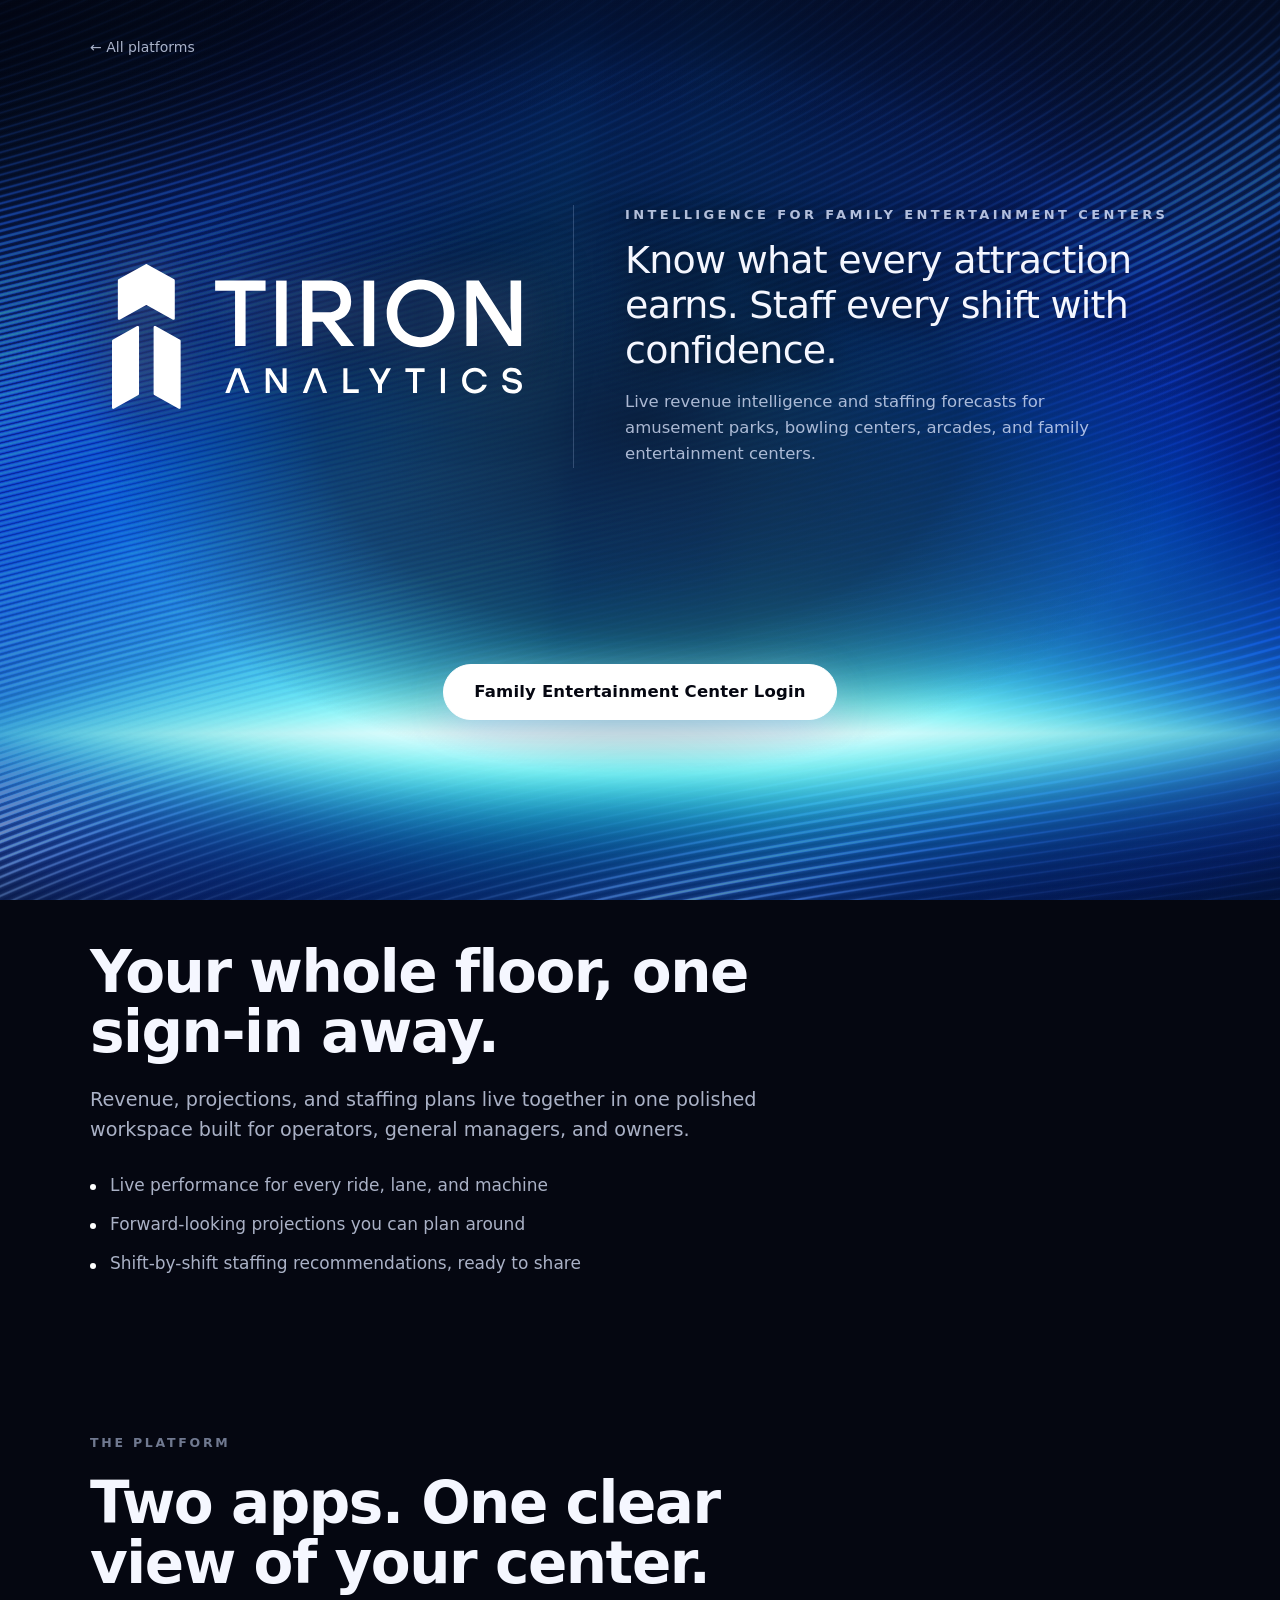
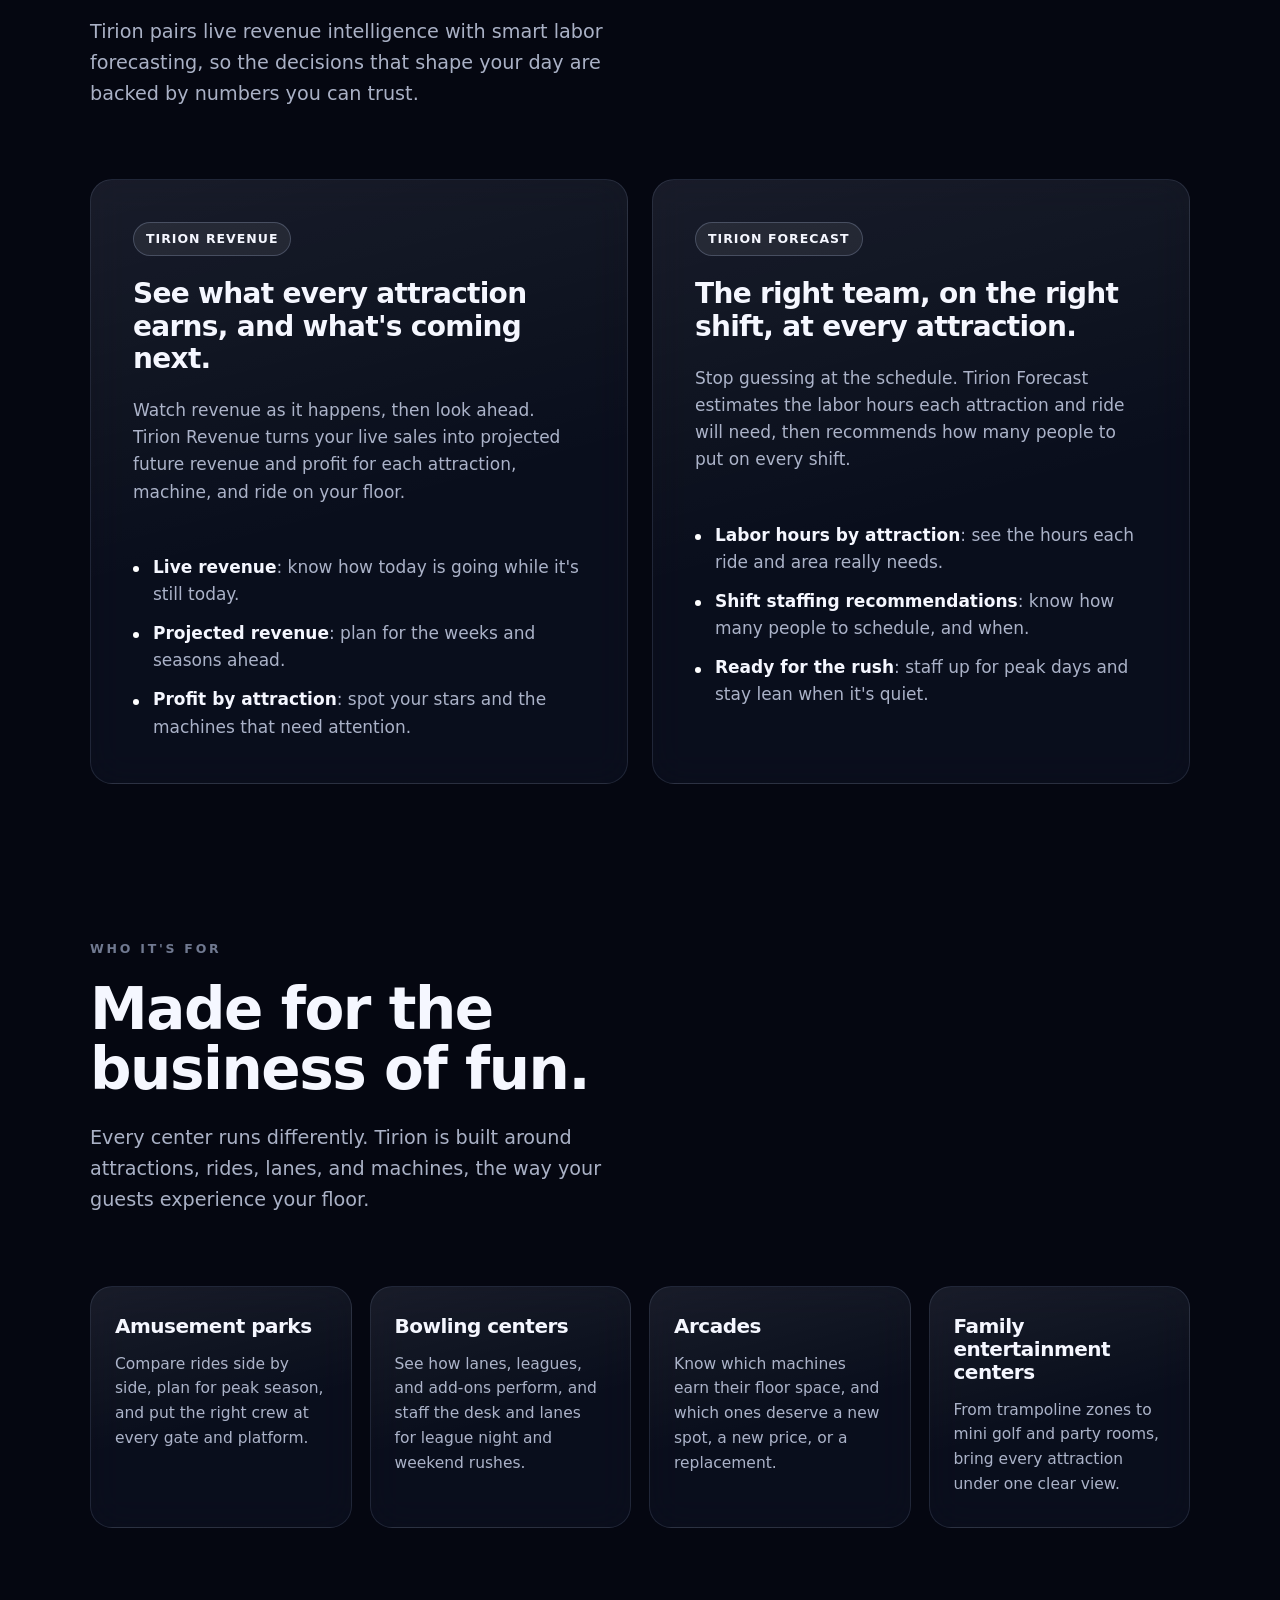
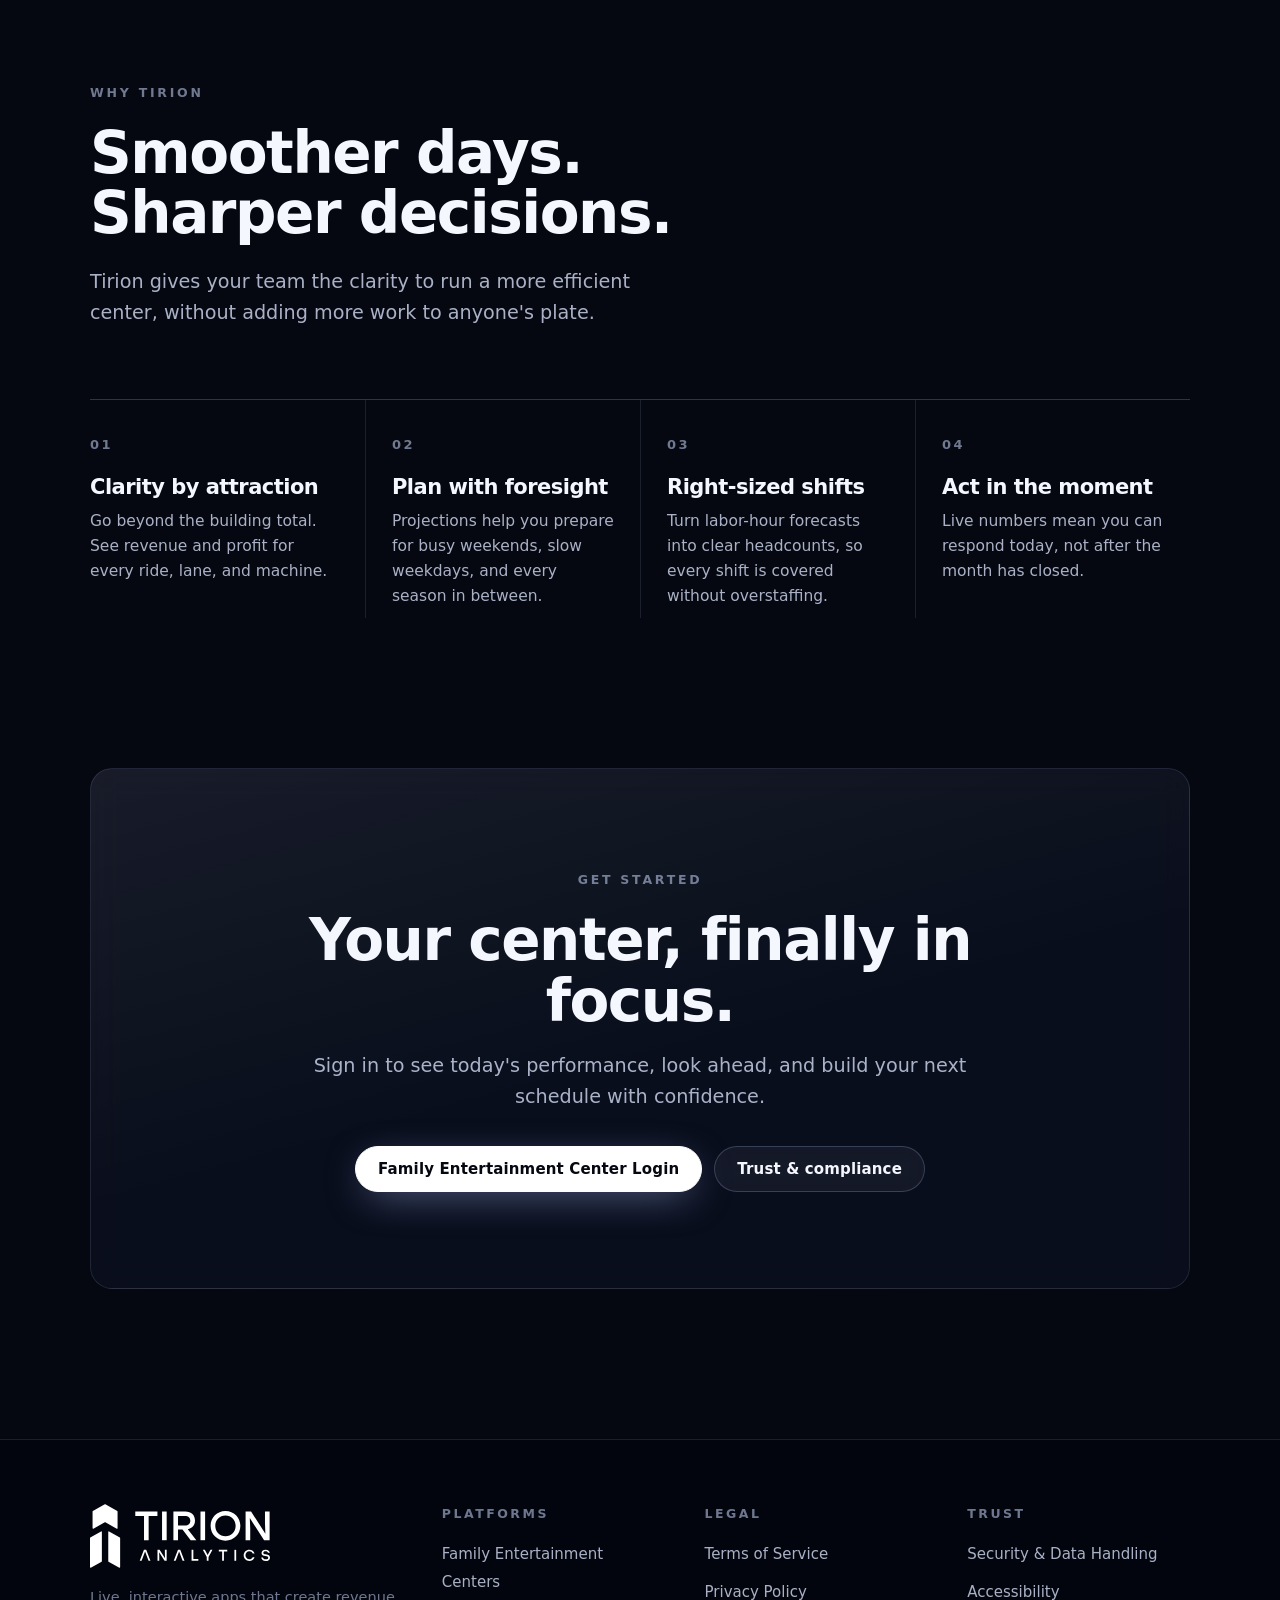
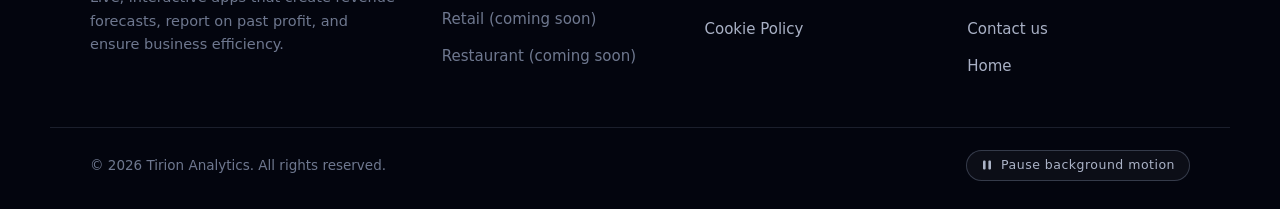
<file: fec.html>
<!doctype html>
<html lang="en">
<head>
  <meta charset="utf-8">
  <meta name="viewport" content="width=device-width, initial-scale=1">
  <meta name="theme-color" content="#050711">
  <title>Family Entertainment Centers | Tirion Analytics</title>
  <meta name="description" content="Tirion for family entertainment centers: live revenue and profit by attraction, projected performance, and shift-by-shift staffing recommendations for amusement parks, bowling centers, and arcades.">
  <link rel="icon" href="assets/favicon.svg" type="image/svg+xml">
  <link rel="stylesheet" href="assets/site.css?v=7">
  <script>document.documentElement.classList.add('js');</script>
</head>
<body data-theme="blue">
  <a class="skip" href="#main">Skip to content</a>

  <div class="scene" aria-hidden="true">
    <canvas id="waves"></canvas>
    <canvas id="prism"></canvas>
    <div class="scrim"></div>
    <div class="vignette"></div>
    <div class="veil"></div>
  </div>

  <div class="site">
    <main id="main">
      <!-- Masthead -->
      <header class="masthead masthead--center">
        <div class="wrap masthead-back">
          <a class="back-link" href="/#platforms">&larr; All platforms</a>
        </div>
        <div class="wrap masthead-inner">
          <a class="masthead-logo" href="/">
            <img src="assets/tirion-logo-white.svg" alt="Tirion Analytics home" width="410" height="145">
          </a>
          <div class="masthead-copy">
            <p class="hero-eyebrow">Intelligence for family entertainment centers</p>
            <h1 class="hero-title">Know what every attraction earns. Staff every shift with confidence.</h1>
            <p class="lede">Live revenue intelligence and staffing forecasts for amusement parks, bowling centers, arcades, and family entertainment centers.</p>
          </div>
        </div>
        <div class="masthead-cta">
          <a class="btn btn-primary btn-lg" href="https://app.tirionanalyticsusa.com/">
            Family Entertainment Center Login
          </a>
        </div>
      </header>

      <!-- Access -->
      <section class="section" id="access" aria-labelledby="access-title">
        <div class="wrap reveal">
          <h2 id="access-title">Your whole floor, one sign-in away.</h2>
          <p class="lede">Revenue, projections, and staffing plans live together in one polished workspace built for operators, general managers, and owners.</p>
          <ul class="plain-list">
            <li>Live performance for every ride, lane, and machine</li>
            <li>Forward-looking projections you can plan around</li>
            <li>Shift-by-shift staffing recommendations, ready to share</li>
          </ul>
        </div>
      </section>

      <!-- Platform -->
      <section class="section" id="platform" aria-labelledby="platform-title" style="padding-top:0">
        <div class="wrap">
          <div class="section-head reveal">
            <div>
              <p class="kicker">The platform</p>
              <h2 id="platform-title">Two apps. One clear view of your center.</h2>
            </div>
            <p class="lede">Tirion pairs live revenue intelligence with smart labor forecasting, so the decisions that shape your day are backed by numbers you can trust.</p>
          </div>

          <div class="products">
            <article class="product glass reveal" id="revenue" aria-labelledby="revenue-title">
              <span class="pill-label">Tirion Revenue</span>
              <h3 id="revenue-title">See what every attraction earns, and what's coming next.</h3>
              <p>Watch revenue as it happens, then look ahead. Tirion Revenue turns your live sales into projected future revenue and profit for each attraction, machine, and ride on your floor.</p>
              <ul class="plain-list">
                <li><strong>Live revenue</strong>: know how today is going while it's still today.</li>
                <li><strong>Projected revenue</strong>: plan for the weeks and seasons ahead.</li>
                <li><strong>Profit by attraction</strong>: spot your stars and the machines that need attention.</li>
              </ul>
            </article>

            <article class="product glass reveal" data-delay="1" id="forecast" aria-labelledby="forecast-title">
              <span class="pill-label">Tirion Forecast</span>
              <h3 id="forecast-title">The right team, on the right shift, at every attraction.</h3>
              <p>Stop guessing at the schedule. Tirion Forecast estimates the labor hours each attraction and ride will need, then recommends how many people to put on every shift.</p>
              <ul class="plain-list">
                <li><strong>Labor hours by attraction</strong>: see the hours each ride and area really needs.</li>
                <li><strong>Shift staffing recommendations</strong>: know how many people to schedule, and when.</li>
                <li><strong>Ready for the rush</strong>: staff up for peak days and stay lean when it's quiet.</li>
              </ul>
            </article>
          </div>
        </div>
      </section>

      <!-- Venues -->
      <section class="section" id="venues" aria-labelledby="venues-title" style="padding-top:0">
        <div class="wrap">
          <div class="section-head reveal">
            <div>
              <p class="kicker">Who it's for</p>
              <h2 id="venues-title">Made for the business of fun.</h2>
            </div>
            <p class="lede">Every center runs differently. Tirion is built around attractions, rides, lanes, and machines, the way your guests experience your floor.</p>
          </div>
          <div class="venues">
            <article class="venue glass reveal">
              <h3>Amusement parks</h3>
              <p>Compare rides side by side, plan for peak season, and put the right crew at every gate and platform.</p>
            </article>
            <article class="venue glass reveal" data-delay="1">
              <h3>Bowling centers</h3>
              <p>See how lanes, leagues, and add-ons perform, and staff the desk and lanes for league night and weekend rushes.</p>
            </article>
            <article class="venue glass reveal" data-delay="2">
              <h3>Arcades</h3>
              <p>Know which machines earn their floor space, and which ones deserve a new spot, a new price, or a replacement.</p>
            </article>
            <article class="venue glass reveal" data-delay="3">
              <h3>Family entertainment centers</h3>
              <p>From trampoline zones to mini golf and party rooms, bring every attraction under one clear view.</p>
            </article>
          </div>
        </div>
      </section>

      <!-- Outcomes -->
      <section class="section" id="why" aria-labelledby="why-title" style="padding-top:0">
        <div class="wrap">
          <div class="section-head reveal">
            <div>
              <p class="kicker">Why Tirion</p>
              <h2 id="why-title">Smoother days. Sharper decisions.</h2>
            </div>
            <p class="lede">Tirion gives your team the clarity to run a more efficient center, without adding more work to anyone's plate.</p>
          </div>
          <div class="outcomes">
            <div class="outcome reveal">
              <span class="num">01</span>
              <h3>Clarity by attraction</h3>
              <p>Go beyond the building total. See revenue and profit for every ride, lane, and machine.</p>
            </div>
            <div class="outcome reveal" data-delay="1">
              <span class="num">02</span>
              <h3>Plan with foresight</h3>
              <p>Projections help you prepare for busy weekends, slow weekdays, and every season in between.</p>
            </div>
            <div class="outcome reveal" data-delay="2">
              <span class="num">03</span>
              <h3>Right-sized shifts</h3>
              <p>Turn labor-hour forecasts into clear headcounts, so every shift is covered without overstaffing.</p>
            </div>
            <div class="outcome reveal" data-delay="3">
              <span class="num">04</span>
              <h3>Act in the moment</h3>
              <p>Live numbers mean you can respond today, not after the month has closed.</p>
            </div>
          </div>
        </div>
      </section>

      <!-- CTA -->
      <section class="section" aria-labelledby="cta-title" style="padding-top:0">
        <div class="wrap">
          <div class="cta glass reveal">
            <p class="kicker">Get started</p>
            <h2 id="cta-title">Your center, finally in focus.</h2>
            <p class="lede">Sign in to see today's performance, look ahead, and build your next schedule with confidence.</p>
            <div class="hero-actions">
              <a class="btn btn-primary" href="https://app.tirionanalyticsusa.com/">Family Entertainment Center Login</a>
              <a class="btn btn-ghost" href="/compliance">Trust &amp; compliance</a>
            </div>
          </div>
        </div>
      </section>
    </main>

    <footer class="footer">
      <div class="wrap footer-grid">
        <div class="footer-brand">
          <img src="assets/tirion-logo-white.svg" alt="Tirion Analytics" width="180" height="64">
          <p>Live, interactive apps that create revenue forecasts, report on past profit, and ensure business efficiency.</p>
        </div>
        <div>
          <h4>Platforms</h4>
          <ul>
            <li><a href="/fec">Family Entertainment Centers</a></li>
            <li><span class="footer-soon">Retail (coming soon)</span></li>
            <li><span class="footer-soon">Restaurant (coming soon)</span></li>
          </ul>
        </div>
        <div>
          <h4>Legal</h4>
          <ul>
            <li><a href="/compliance#terms">Terms of Service</a></li>
            <li><a href="/compliance#privacy">Privacy Policy</a></li>
            <li><a href="/compliance#cookies">Cookie Policy</a></li>
          </ul>
        </div>
        <div>
          <h4>Trust</h4>
          <ul>
            <li><a href="/compliance#security">Security &amp; Data Handling</a></li>
            <li><a href="/compliance#accessibility">Accessibility</a></li>
            <li><a href="/contact">Contact us</a></li>
            <li><a href="/">Home</a></li>
          </ul>
        </div>
      </div>
      <div class="wrap footer-bottom">
        <span>&copy; 2026 Tirion Analytics. All rights reserved.</span>
        <button class="motion-toggle" type="button" data-motion-toggle aria-pressed="false">Pause background motion</button>
      </div>
    </footer>
  </div>

  <script src="assets/background.js?v=4"></script>
  <script src="assets/site.js?v=5"></script>
</body>
</html>
</file>
<file: assets/site.css>
/* Tirion Analytics — marketing site styles */
:root {
  color-scheme: dark;
  --bg: #050711;
  --bg-2: #080d1d;
  --ink: #f5f7ff;
  --ink-2: rgba(222, 231, 255, .76);
  --ink-3: rgba(196, 210, 245, .56);
  --line: rgba(196, 212, 255, .12);
  --line-2: rgba(196, 212, 255, .22);
  --glass: rgba(8, 13, 30, .55);
  --glass-2: rgba(11, 18, 40, .72);
  --blue: #0026ff;
  --yellow: #ffd900;
  --rose: #f43f5e;
  --brand-line: linear-gradient(90deg, var(--blue), var(--yellow) 50%, var(--rose));
  --radius: 22px;
  --max: 1180px;
  --gutter: clamp(16px, 4vw, 40px);
  --font: "Inter", ui-sans-serif, system-ui, -apple-system, "Segoe UI", Roboto, "Helvetica Neue", Arial, sans-serif;
  --ease: cubic-bezier(.2, .7, .2, 1);
}

*, *::before, *::after { box-sizing: border-box; }
html { scroll-behavior: smooth; -webkit-text-size-adjust: 100%; scroll-padding-top: 96px; }
body {
  margin: 0;
  min-height: 100vh;
  color: var(--ink);
  background: var(--bg);
  font-family: var(--font);
  font-size: 17px;
  line-height: 1.6;
  -webkit-font-smoothing: antialiased;
  overflow-x: hidden;
}
img, svg { display: block; max-width: 100%; }
a { color: inherit; }
::selection { background: rgba(160, 185, 255, .35); }

.visually-hidden {
  position: absolute !important; width: 1px; height: 1px; padding: 0; margin: -1px;
  overflow: hidden; clip: rect(0 0 0 0); white-space: nowrap; border: 0;
}
.skip {
  position: fixed; left: 16px; top: -60px; z-index: 100;
  background: #fff; color: var(--bg); padding: 10px 16px; border-radius: 10px;
  font-weight: 600; text-decoration: none; transition: top .2s;
}
.skip:focus { top: 16px; }
:focus-visible { outline: 2px solid #fff; outline-offset: 3px; border-radius: 6px; }

/* ---------- Background scene ---------- */
.scene {
  position: fixed; inset: 0; z-index: 0; overflow: hidden; isolation: isolate; pointer-events: none;
  background:
    radial-gradient(ellipse 53% 49% at 50% 48%, rgba(32, 66, 143, .15) 0%, transparent 77%),
    radial-gradient(ellipse 67% 72% at 82% 18%, rgba(22, 40, 90, .07), transparent 84%),
    linear-gradient(135deg, #03050e 0%, #080d1d 51%, #040611 100%);
}
.scene canvas { position: absolute; inset: 0; width: 100%; height: 100%; display: block; }
#waves {
  z-index: 1;
  -webkit-mask-image: radial-gradient(ellipse 58% 67% at 50% 50%, rgba(0,0,0,.24) 0%, rgba(0,0,0,.43) 33%, rgba(0,0,0,.80) 68%, #000 100%);
          mask-image: radial-gradient(ellipse 58% 67% at 50% 50%, rgba(0,0,0,.24) 0%, rgba(0,0,0,.43) 33%, rgba(0,0,0,.80) 68%, #000 100%);
}
/* Prism is softened so the white glow frames the content instead of washing it out. */
#prism { z-index: 2; opacity: .55; }
.scene .scrim {
  position: absolute; inset: 0; z-index: 3;
  background:
    linear-gradient(180deg, rgba(4, 6, 15, .55) 0%, rgba(4, 6, 15, .2) 28%, transparent 45%),
    radial-gradient(ellipse 50% 46% at 50% 47%, rgba(4, 6, 15, .74) 0%, rgba(4, 6, 15, .5) 50%, transparent 85%);
}
.scene .vignette {
  position: absolute; inset: 0; z-index: 3;
  background: radial-gradient(ellipse 82% 82% at 50% 48%, transparent 42%, rgba(0, 0, 7, .36) 100%);
}
.scene .veil {
  position: absolute; inset: 0; z-index: 4; opacity: 0;
  background: rgba(4, 6, 15, .9);
  transition: opacity .25s linear;
}
.page-legal .scene .veil { opacity: .58; }

/* Blue theme (all pages), from tirion-blue-prism-waves-touch-beams.html */
[data-theme="blue"] .scene {
  background:
    radial-gradient(ellipse 68% 62% at 49% 50%, rgba(18, 72, 255, .44) 0%, transparent 74%),
    radial-gradient(ellipse 58% 48% at 52% 55%, rgba(68, 156, 255, .18) 0%, transparent 76%),
    linear-gradient(135deg, #020611 0%, #07153a 46%, #041128 100%);
}
[data-theme="blue"] .scene .vignette {
  background: radial-gradient(ellipse 83% 82% at 50% 49%, transparent 44%, rgba(1, 8, 26, .32) 100%);
}
[data-theme="blue"] #waves {
  opacity: .86;
  -webkit-mask-image: radial-gradient(ellipse 55% 70% at 50% 50%, rgba(0,0,0,.17) 0%, rgba(0,0,0,.33) 29%, rgba(0,0,0,.70) 67%, #000 100%);
          mask-image: radial-gradient(ellipse 55% 70% at 50% 50%, rgba(0,0,0,.17) 0%, rgba(0,0,0,.33) 29%, rgba(0,0,0,.70) 67%, #000 100%);
}
[data-theme="blue"] #prism { opacity: 1; }

.site { position: relative; z-index: 1; }

/* ---------- Navigation ---------- */
.nav {
  position: fixed; top: 0; left: 0; right: 0; z-index: 50;
  background: linear-gradient(180deg, rgba(4, 6, 15, .55), rgba(4, 6, 15, 0));
  transition: background .35s var(--ease), border-color .35s var(--ease), backdrop-filter .35s;
  border-bottom: 1px solid transparent;
}
.nav.is-solid {
  background: rgba(5, 7, 17, .66);
  -webkit-backdrop-filter: blur(16px) saturate(1.3);
          backdrop-filter: blur(16px) saturate(1.3);
  border-bottom-color: var(--line);
}
.nav-inner {
  max-width: var(--max); margin: 0 auto; height: 72px; padding: 0 var(--gutter);
  display: flex; align-items: center; gap: 28px;
}
.brand { display: inline-flex; align-items: center; gap: 12px; text-decoration: none; font-weight: 600; letter-spacing: .14em; font-size: 14px; text-transform: uppercase; }
.brand img { width: 15px; height: auto; }
.nav-links { display: flex; gap: 4px; margin-left: auto; list-style: none; padding: 0; margin-top: 0; margin-bottom: 0; }
.nav-links a {
  display: inline-block; padding: 8px 14px; border-radius: 999px;
  color: var(--ink-2); text-decoration: none; font-size: 14.5px; font-weight: 500;
  transition: color .2s, background .2s;
}
.nav-links a:hover, .nav-links a[aria-current="page"] { color: var(--ink); background: rgba(255, 255, 255, .06); }
.nav .btn { margin-left: 8px; }
@media (max-width: 860px) {
  .nav-links { display: none; }
  .nav .btn { margin-left: auto; }
}

/* ---------- Buttons ---------- */
.btn {
  display: inline-flex; align-items: center; justify-content: center; gap: .6em;
  height: 46px; padding: 0 22px; border-radius: 999px;
  font: 600 15px/1 var(--font); letter-spacing: .01em; text-decoration: none; white-space: nowrap;
  transition: transform .25s var(--ease), box-shadow .25s var(--ease), background .25s, border-color .25s, color .25s;
  cursor: pointer;
}
.btn svg { width: 16px; height: 16px; transition: transform .25s var(--ease); }
.btn:hover svg { transform: translateX(3px); }
.btn-primary {
  background: #fff; color: var(--bg); border: 1px solid #fff;
  box-shadow: 0 10px 40px -12px rgba(170, 195, 255, .65);
}
.btn-primary:hover { transform: translateY(-1px); box-shadow: 0 16px 50px -12px rgba(190, 210, 255, .85); }
.btn-ghost {
  color: var(--ink); border: 1px solid var(--line-2); background: rgba(255, 255, 255, .04);
  -webkit-backdrop-filter: blur(10px); backdrop-filter: blur(10px);
}
.btn-ghost:hover { border-color: rgba(255, 255, 255, .45); background: rgba(255, 255, 255, .08); }
.btn-sm { height: 38px; padding: 0 18px; font-size: 14px; }

/* ---------- Layout ---------- */
.wrap { max-width: var(--max); margin: 0 auto; padding: 0 var(--gutter); }
.section { padding: clamp(84px, 12vw, 150px) 0; }
.kicker {
  display: inline-flex; align-items: center; gap: 10px; margin: 0 0 20px;
  font-size: 12.5px; font-weight: 600; letter-spacing: .22em; text-transform: uppercase; color: var(--ink-3);
}
h1, h2, h3 { margin: 0; font-weight: 600; letter-spacing: -.025em; }
h2 { font-size: clamp(34px, 4.8vw, 58px); line-height: 1.04; max-width: 17ch; }
h3 { font-size: clamp(22px, 2.2vw, 28px); line-height: 1.15; }
.lede { font-size: clamp(17px, 1.5vw, 20px); color: var(--ink-2); max-width: 56ch; margin: 22px 0 0; }
.glass {
  background: linear-gradient(165deg, rgba(255, 255, 255, .075), rgba(255, 255, 255, .015) 55%), var(--glass);
  border: 1px solid var(--line);
  border-radius: var(--radius);
  -webkit-backdrop-filter: blur(18px) saturate(1.25);
          backdrop-filter: blur(18px) saturate(1.25);
}

/* ---------- Hero ---------- */
.hero {
  min-height: 100vh; min-height: 100svh;
  display: flex; flex-direction: column; align-items: center; justify-content: center;
  text-align: center; padding: 110px var(--gutter) 90px; position: relative;
}
.hero-logo {
  width: min(820px, 90vw); height: auto; margin: 0 auto;
  filter: drop-shadow(0 0 28px rgba(150, 180, 255, .35)) drop-shadow(0 2px 40px rgba(3, 5, 14, .85));
}
.hero-eyebrow {
  margin: clamp(30px, 5vh, 52px) 0 0; font-size: 13px; font-weight: 600;
  letter-spacing: .26em; text-transform: uppercase; color: rgba(222, 231, 255, .8);
  text-shadow: 0 1px 16px rgba(3, 5, 14, .9);
}
.hero-title {
  margin: 16px auto 0; max-width: 24ch;
  font-size: clamp(24px, 3vw, 38px); line-height: 1.18; font-weight: 500; letter-spacing: -.02em;
  text-shadow: 0 2px 30px rgba(3, 5, 14, .9);
}
.hero-lede { margin: 18px auto 0; max-width: 52ch; text-align: center; color: #fff; text-shadow: 0 1px 3px rgba(3, 5, 14, .55), 0 2px 24px rgba(3, 5, 14, .95); }
.hero-actions { display: flex; flex-wrap: wrap; gap: 12px; justify-content: center; margin-top: 36px; }
.hero .btn-ghost { background: rgba(5, 8, 20, .5); }
.scroll-cue {
  position: absolute; bottom: 28px; left: 50%; transform: translateX(-50%);
  width: 26px; height: 42px; border-radius: 14px; border: 1px solid var(--line-2); background: rgba(5, 8, 20, .45);
  display: grid; justify-items: center; padding-top: 8px; text-decoration: none;
}
.scroll-cue::before {
  content: ""; width: 3px; height: 8px; border-radius: 2px; background: #fff; opacity: .8;
  animation: cue 2.2s var(--ease) infinite;
}
@keyframes cue { 0% { transform: translateY(0); opacity: 0; } 30% { opacity: .9; } 80% { transform: translateY(12px); opacity: 0; } 100% { opacity: 0; } }
@media (max-height: 640px) { .scroll-cue { display: none; } }

/* ---------- Masthead: logo top-left, headline to its right ---------- */
.masthead { padding: clamp(36px, 7vh, 72px) 0 clamp(24px, 4vh, 48px); }
.masthead-inner { display: flex; align-items: center; gap: clamp(28px, 4vw, 56px); }
.masthead-logo { flex: none; display: block; width: min(410px, 40vw); }
.masthead-logo img {
  width: 100%; height: auto;
  filter: drop-shadow(0 0 22px rgba(150, 180, 255, .3)) drop-shadow(0 2px 30px rgba(3, 5, 14, .85));
}
.masthead-copy { padding-left: clamp(28px, 4vw, 56px); border-left: 1px solid var(--line-2); }
.masthead-copy .hero-eyebrow { margin: 0; }
.masthead-copy .hero-title { margin: 12px 0 0; max-width: 22ch; text-align: left; }
.masthead-copy .lede { font-size: 16.5px; margin-top: 16px; max-width: 48ch; }
/* Centered variant (FEC page): logo and copy sit as one group in the middle of the first screen. */
.masthead--center {
  min-height: 88vh; min-height: 88svh;
  display: flex; flex-direction: column; justify-content: center;
  position: relative;
}
.masthead--center > .masthead-back {
  position: absolute; top: clamp(20px, 4vh, 36px); left: 0; right: 0;
  display: flex; justify-content: space-between; align-items: center;
}
.masthead--center > .masthead-back .back-link { margin-bottom: 0; }
.masthead--center .masthead-inner { justify-content: center; margin-top: auto; }
/* Login sits centered near the bottom of the first screen, below the logo and headline. */
.masthead-cta { margin-top: auto; padding: clamp(28px, 6vh, 64px) var(--gutter) clamp(20px, 4vh, 40px); text-align: center; }
.btn-lg { height: 56px; padding: 0 30px; font-size: 16.5px; }
@media (max-width: 420px) { .btn-lg { height: auto; min-height: 52px; padding: 12px 22px; white-space: normal; font-size: 15.5px; } }
@media (max-width: 760px) {
  .masthead-inner { flex-direction: column; align-items: flex-start; gap: 28px; }
  .masthead--center .masthead-inner { align-items: center; text-align: center; }
  .masthead--center .masthead-copy .hero-title { text-align: center; margin-left: auto; margin-right: auto; }
  .masthead-logo { width: min(300px, 78vw); }
  .masthead-copy { border-left: 0; padding-left: 0; }
}

/* ---------- Platform tiles ---------- */
/* One full screen below the hero, so the tiles arrive with a single scroll. */
.platforms {
  min-height: 100vh; min-height: 100svh;
  display: flex; align-items: center;
  padding: clamp(60px, 9vh, 100px) 0;
}
.platforms > .wrap { width: 100%; }
.platforms h2 { font-size: clamp(28px, 3.6vw, 44px); max-width: 24ch; margin: 0 auto clamp(32px, 5vh, 56px); text-align: center; }
.tiles { display: grid; grid-template-columns: repeat(3, minmax(0, 1fr)); gap: clamp(16px, 2.4vw, 28px); max-width: 1080px; margin: 0 auto; }

/* Frosted-glass tiles: a light color tint over a heavily blurred background, soft sheen and a bright rim. */
.tile {
  --tint: 255, 255, 255; --tint-a: .1; --rim: rgba(255, 255, 255, .35);
  position: relative; overflow: hidden; isolation: isolate; aspect-ratio: 1 / 1;
  display: flex; flex-direction: column; justify-content: space-between;
  padding: clamp(22px, 2.6vw, 32px); border-radius: 30px;
  color: var(--ink); text-decoration: none;
  background:
    radial-gradient(140% 100% at 0% 0%, rgba(255, 255, 255, .14), transparent 55%),
    linear-gradient(160deg, rgba(var(--tint), calc(var(--tint-a) + .08)), rgba(var(--tint), var(--tint-a)));
  border: 1px solid var(--rim);
  -webkit-backdrop-filter: blur(18px) saturate(1.4);
          backdrop-filter: blur(18px) saturate(1.4);
  box-shadow:
    0 40px 90px -40px rgba(0, 0, 0, .9),
    0 0 0 1px rgba(255, 255, 255, .04),
    inset 0 1px 0 rgba(255, 255, 255, .55),
    inset 0 -1px 0 rgba(255, 255, 255, .12),
    inset 0 0 40px rgba(255, 255, 255, .06);
  transition: transform .45s var(--ease), border-color .35s, box-shadow .45s var(--ease);
}
/* Specular gloss across the top half. */
.tile::before {
  content: ""; position: absolute; left: 0; right: 0; top: 0; height: 52%; z-index: -1; pointer-events: none;
  border-radius: 30px 30px 60% 60% / 30px 30px 24% 24%;
  background: linear-gradient(180deg, rgba(255, 255, 255, .16) 0%, rgba(255, 255, 255, .05) 55%, rgba(255, 255, 255, 0) 100%);
}
/* Moving glint on hover for the live tile. */
a.tile::after {
  content: ""; position: absolute; inset: -40%; z-index: -1; pointer-events: none;
  background: linear-gradient(115deg, transparent 40%, rgba(255, 255, 255, .22) 50%, transparent 60%);
  transform: translateX(-60%); transition: transform 1s var(--ease);
}
a.tile:hover, a.tile:focus-visible {
  transform: translateY(-6px); border-color: rgba(200, 220, 255, .85);
  box-shadow: 0 50px 110px -40px rgba(60, 110, 255, .7), inset 0 1px 0 rgba(255, 255, 255, .7), inset 0 0 50px rgba(255, 255, 255, .1);
}
a.tile:hover::after, a.tile:focus-visible::after { transform: translateX(60%); }
.tile.is-locked { cursor: not-allowed; }
.tile-fec { --tint: 15, 56, 138; --tint-a: .28; --rim: rgba(150, 185, 255, .5); }
.tile-retail { --tint: 255, 255, 255; --tint-a: .14; --rim: rgba(255, 255, 255, .55); }
.tile-restaurant { --tint: 138, 15, 21; --tint-a: .42; --rim: rgba(255, 150, 150, .45); }
.tile-icon {
  width: 60px; height: 60px; border-radius: 18px; display: grid; place-items: center;
  background: rgba(255, 255, 255, .14); border: 1px solid rgba(255, 255, 255, .28);
}
.tile-icon img { width: 19px; }
.tile-icon svg { width: 24px; height: 24px; }
.tile-title { margin: 0; font-size: clamp(21px, 2.1vw, 28px); line-height: 1.12; font-weight: 600; letter-spacing: -.02em; }
.tile-foot { display: flex; justify-content: space-between; align-items: center; gap: 12px; margin-top: 14px; }
.tile-meta { font-size: 13.5px; opacity: .78; letter-spacing: .02em; }
.tile-chip {
  display: inline-flex; align-items: center; padding: 6px 12px; border-radius: 999px;
  font-size: 12px; font-weight: 600; letter-spacing: .06em; text-transform: uppercase;
  background: rgba(255, 255, 255, .12); border: 1px solid rgba(255, 255, 255, .24);
}
.tile-go {
  flex: none; width: 44px; height: 44px; border-radius: 50%; display: grid; place-items: center;
  background: #fff; color: #0f388a; transition: transform .35s var(--ease);
}
.tile-go svg { width: 18px; height: 18px; }
a.tile:hover .tile-go { transform: translateX(4px) rotate(-45deg); }
@media (max-width: 860px) { .tiles { grid-template-columns: 1fr; max-width: 380px; margin: 0 auto; } }

/* ---------- Text-only content blocks (FEC page) ---------- */
.plain-list { list-style: none; margin: 26px 0 0; padding: 0; display: grid; gap: 12px; }
.plain-list li { position: relative; padding-left: 20px; color: var(--ink-2); }
.plain-list li::before { content: ""; position: absolute; left: 0; top: .72em; width: 6px; height: 6px; border-radius: 50%; background: #fff; }
.plain-list strong { color: var(--ink); font-weight: 600; }
.pill-label {
  align-self: flex-start; padding: 6px 12px; border-radius: 999px; font-size: 12.5px; font-weight: 600;
  letter-spacing: .08em; text-transform: uppercase; background: rgba(255, 255, 255, .07); border: 1px solid var(--line-2);
}
.back-link { display: inline-block; margin-bottom: 18px; color: var(--ink-2); text-decoration: none; font-size: 14px; }
.back-link:hover { color: #fff; }

/* ---------- Access / applet tile ---------- */
.access-grid {
  display: grid; grid-template-columns: minmax(0, 1.15fr) minmax(0, .85fr);
  gap: clamp(40px, 6vw, 90px); align-items: center;
}
.access-points { list-style: none; padding: 0; margin: 32px 0 0; display: grid; gap: 14px; }
.access-points li { display: flex; gap: 14px; align-items: flex-start; color: var(--ink-2); }
.access-points svg { flex: none; width: 20px; height: 20px; margin-top: 3px; color: #fff; }

.applet {
  position: relative; overflow: hidden; isolation: isolate;
  justify-self: end; width: min(100%, 360px); aspect-ratio: 1 / 1;
  display: flex; flex-direction: column; justify-content: space-between;
  padding: clamp(24px, 3vw, 32px); border-radius: 30px;
  color: var(--ink); text-decoration: none;
  background:
    radial-gradient(120% 90% at 0% 0%, rgba(255, 255, 255, .16), transparent 55%),
    linear-gradient(160deg, rgba(255, 255, 255, .09), rgba(255, 255, 255, .02) 60%),
    var(--glass-2);
  border: 1px solid var(--line-2);
  -webkit-backdrop-filter: blur(22px) saturate(1.3);
          backdrop-filter: blur(22px) saturate(1.3);
  box-shadow: 0 40px 90px -40px rgba(0, 0, 0, .9), inset 0 1px 0 rgba(255, 255, 255, .12);
  transition: transform .45s var(--ease), border-color .35s, box-shadow .45s var(--ease);
}
.applet::before {
  content: ""; position: absolute; left: 0; right: 0; top: 0; height: 2px; background: var(--brand-line); opacity: .9;
}
.applet::after {
  content: ""; position: absolute; inset: -40%; z-index: -1; pointer-events: none;
  background: linear-gradient(115deg, transparent 40%, rgba(255, 255, 255, .13) 50%, transparent 60%);
  transform: translateX(-60%); transition: transform 1s var(--ease);
}
.applet:hover, .applet:focus-visible {
  transform: translateY(-6px);
  border-color: rgba(255, 255, 255, .5);
  box-shadow: 0 50px 110px -40px rgba(120, 150, 255, .55), inset 0 1px 0 rgba(255, 255, 255, .2);
}
.applet:hover::after, .applet:focus-visible::after { transform: translateX(60%); }
.applet-top { display: flex; justify-content: space-between; align-items: flex-start; }
.applet-icon {
  width: 64px; height: 64px; border-radius: 18px; display: grid; place-items: center;
  background: linear-gradient(160deg, rgba(255, 255, 255, .22), rgba(255, 255, 255, .05));
  border: 1px solid rgba(255, 255, 255, .25);
  box-shadow: 0 10px 30px -10px rgba(150, 180, 255, .6);
}
.applet-icon img { width: 20px; }
.applet-chip {
  display: inline-flex; align-items: center; gap: 8px; padding: 6px 12px; border-radius: 999px;
  font-size: 12px; font-weight: 600; letter-spacing: .04em; color: var(--ink-2);
  background: rgba(255, 255, 255, .06); border: 1px solid var(--line);
}
.applet-chip svg { width: 12px; height: 12px; }
.applet-title { font-size: clamp(24px, 2.4vw, 30px); line-height: 1.12; font-weight: 600; letter-spacing: -.02em; margin: 0; }
.applet-foot { display: flex; justify-content: space-between; align-items: center; margin-top: 18px; }
.applet-meta { font-size: 13.5px; color: var(--ink-3); letter-spacing: .02em; }
.applet-go {
  width: 44px; height: 44px; border-radius: 50%; display: grid; place-items: center;
  background: #fff; color: var(--bg); transition: transform .35s var(--ease);
}
.applet-go svg { width: 18px; height: 18px; }
.applet:hover .applet-go { transform: translateX(4px) rotate(-45deg); }

@media (max-width: 860px) {
  .access-grid { grid-template-columns: 1fr; }
  .applet { justify-self: center; }
}

/* ---------- Products ---------- */
.section-head { display: flex; flex-wrap: wrap; justify-content: space-between; align-items: flex-end; gap: 24px 60px; margin-bottom: clamp(40px, 6vw, 70px); }
.section-head .lede { margin: 0; max-width: 46ch; }
.products { display: grid; grid-template-columns: repeat(2, minmax(0, 1fr)); gap: 24px; }
.product { padding: clamp(26px, 3.4vw, 42px); display: flex; flex-direction: column; gap: 22px; }
.product-tag {
  align-self: flex-start; display: inline-flex; align-items: center; gap: 8px;
  padding: 6px 12px; border-radius: 999px; font-size: 12.5px; font-weight: 600; letter-spacing: .08em; text-transform: uppercase;
  color: var(--ink); background: rgba(255, 255, 255, .07); border: 1px solid var(--line-2);
}
.product-tag i { width: 7px; height: 7px; border-radius: 50%; background: #fff; box-shadow: 0 0 10px #fff; }
.product p { margin: 0; color: var(--ink-2); }
.features { list-style: none; margin: 0; padding: 0; display: grid; gap: 12px; }
.features li { display: grid; grid-template-columns: 22px 1fr; gap: 12px; color: var(--ink-2); font-size: 16px; }
.features svg { width: 18px; height: 18px; margin-top: 4px; color: #fff; }
.features strong { color: var(--ink); font-weight: 600; }
@media (max-width: 920px) { .products { grid-template-columns: 1fr; } }

/* Illustrations */
.viz {
  margin-top: auto; border-radius: 16px; padding: 18px; border: 1px solid var(--line);
  background: linear-gradient(180deg, rgba(3, 5, 14, .55), rgba(3, 5, 14, .25));
}
.viz-head { display: flex; justify-content: space-between; align-items: center; font-size: 12px; color: var(--ink-3); letter-spacing: .06em; text-transform: uppercase; }
.viz-legend { display: flex; gap: 14px; }
.viz-legend span { display: inline-flex; align-items: center; gap: 6px; }
.viz-legend .solid { width: 14px; height: 2px; background: #fff; }
.viz-legend .dash { width: 14px; height: 0; border-top: 2px dashed rgba(255, 255, 255, .6); }
.viz-chart { width: 100%; height: auto; margin: 10px 0 14px; }
.viz-rows { display: grid; gap: 10px; }
.viz-row { display: grid; grid-template-columns: 92px 1fr; gap: 12px; align-items: center; font-size: 13px; color: var(--ink-2); }
.viz-bar { height: 8px; border-radius: 6px; background: rgba(255, 255, 255, .08); overflow: hidden; }
.viz-bar i { display: block; height: 100%; border-radius: inherit; background: linear-gradient(90deg, rgba(255, 255, 255, .55), #fff); }

.shift-grid { display: grid; grid-template-columns: 92px repeat(4, minmax(0, 1fr)); gap: 6px; margin-top: 14px; font-size: 12.5px; }
.shift-grid .h { color: var(--ink-3); text-align: center; font-size: 11.5px; letter-spacing: .05em; text-transform: uppercase; padding-bottom: 2px; }
.shift-grid .r { color: var(--ink-2); display: flex; align-items: center; font-size: 13px; }
.shift-grid .c {
  height: 34px; border-radius: 8px; display: grid; place-items: center; font-weight: 600; color: var(--ink);
  border: 1px solid rgba(255, 255, 255, .1);
}
.c1 { background: rgba(255, 255, 255, .05); }
.c2 { background: rgba(255, 255, 255, .11); }
.c3 { background: rgba(255, 255, 255, .2); }
.c4 { background: rgba(255, 255, 255, .34); }
.c5 { background: rgba(255, 255, 255, .85); color: var(--bg) !important; }
@media (max-width: 440px) {
  .viz { padding: 14px; }
  .shift-grid { grid-template-columns: 74px repeat(4, minmax(0, 1fr)); gap: 4px; }
  .shift-grid .r { font-size: 12px; }
  .viz-row { grid-template-columns: 82px 1fr; }
}

/* ---------- Industries ---------- */
.venues { display: grid; grid-template-columns: repeat(4, minmax(0, 1fr)); gap: 18px; }
.venue { padding: 28px 24px 30px; display: flex; flex-direction: column; gap: 14px; transition: transform .4s var(--ease), border-color .3s; }
.venue:hover { transform: translateY(-4px); border-color: var(--line-2); }
.venue svg { width: 40px; height: 40px; color: #fff; stroke-width: 1.4; }
.venue h3 { font-size: 20px; }
.venue p { margin: 0; color: var(--ink-2); font-size: 15.5px; }
@media (max-width: 1000px) { .venues { grid-template-columns: repeat(2, minmax(0, 1fr)); } }
@media (max-width: 560px) { .venues { grid-template-columns: 1fr; } }

/* ---------- Outcomes ---------- */
.outcomes { display: grid; grid-template-columns: repeat(4, minmax(0, 1fr)); border-top: 1px solid var(--line-2); }
.outcome { padding: 30px 26px 10px 0; }
.outcome + .outcome { padding-left: 26px; border-left: 1px solid var(--line); }
.outcome .num { font-size: 13px; font-weight: 600; letter-spacing: .18em; color: var(--ink-3); }
.outcome h3 { font-size: 21px; margin: 18px 0 10px; }
.outcome p { margin: 0; color: var(--ink-2); font-size: 15.5px; }
@media (max-width: 1000px) {
  .outcomes { grid-template-columns: repeat(2, minmax(0, 1fr)); }
  .outcome:nth-child(3) { padding-left: 0; border-left: 0; }
  .outcome:nth-child(n+3) { border-top: 1px solid var(--line); }
}
@media (max-width: 560px) {
  .outcomes { grid-template-columns: 1fr; }
  .outcome, .outcome + .outcome { padding-left: 0; border-left: 0; }
  .outcome + .outcome { border-top: 1px solid var(--line); }
}

/* ---------- Closing CTA ---------- */
.cta { text-align: center; padding: clamp(56px, 8vw, 96px) var(--gutter); position: relative; overflow: hidden; }
.cta h2 { margin: 0 auto; max-width: 18ch; }
.cta .lede { margin: 20px auto 0; }
.cta .hero-actions { margin-top: 34px; }

/* ---------- Footer ---------- */
.footer { border-top: 1px solid var(--line); background: rgba(4, 6, 15, .72); -webkit-backdrop-filter: blur(14px); backdrop-filter: blur(14px); }
.footer-grid {
  display: grid; grid-template-columns: 1.4fr repeat(3, minmax(0, 1fr)); gap: 40px;
  padding-top: 64px; padding-bottom: 48px;
}
.footer-brand img { width: 180px; }
.footer-brand p { margin: 18px 0 0; color: var(--ink-3); font-size: 14.5px; max-width: 34ch; }
.footer h4 { margin: 0 0 16px; font-size: 12.5px; font-weight: 600; letter-spacing: .2em; text-transform: uppercase; color: var(--ink-3); }
.footer ul { list-style: none; margin: 0; padding: 0; display: grid; gap: 10px; }
.footer ul a { color: var(--ink-2); text-decoration: none; font-size: 15px; transition: color .2s; }
.footer ul a:hover { color: #fff; }
.footer-soon { color: var(--ink-3); font-size: 15px; }
.footer-bottom {
  display: flex; flex-wrap: wrap; justify-content: space-between; align-items: center; gap: 16px;
  padding-top: 22px; padding-bottom: 28px; border-top: 1px solid var(--line); color: var(--ink-3); font-size: 13.5px;
}
.motion-toggle {
  appearance: none; display: inline-flex; align-items: center; gap: 8px;
  border: 1px solid var(--line-2); background: rgba(255, 255, 255, .04); color: var(--ink-2);
  border-radius: 999px; padding: 8px 14px; font: 500 12.5px/1 var(--font); letter-spacing: .04em; cursor: pointer;
  transition: color .2s, border-color .2s;
}
.motion-toggle:hover { color: #fff; border-color: rgba(255, 255, 255, .45); }
.motion-toggle svg { width: 12px; height: 12px; }
@media (max-width: 860px) {
  .footer-grid { grid-template-columns: repeat(2, minmax(0, 1fr)); }
  .footer-brand { grid-column: 1 / -1; }
}

/* ---------- Reveal on scroll ---------- */
.js .reveal { opacity: 0; transform: translateY(26px); transition: opacity .9s var(--ease), transform .9s var(--ease); }
.js .reveal.is-in { opacity: 1; transform: none; }
.js .reveal[data-delay="1"] { transition-delay: .1s; }
.js .reveal[data-delay="2"] { transition-delay: .2s; }
.js .reveal[data-delay="3"] { transition-delay: .3s; }

@media (prefers-reduced-motion: reduce) {
  html { scroll-behavior: auto; }
  *, *::before, *::after { animation-duration: .01ms !important; animation-iteration-count: 1 !important; transition-duration: .01ms !important; }
  .js .reveal { opacity: 1; transform: none; }
}

/* ---------- Compliance page ---------- */
.legal-hero { padding: clamp(36px, 7vh, 72px) 0 40px; }
.legal-logo { display: block; width: fit-content; margin-bottom: clamp(40px, 7vh, 72px); }
.legal-logo img { width: 220px; height: auto; }
.legal-hero h1 { font-size: clamp(40px, 6vw, 72px); line-height: 1; letter-spacing: -.035em; }
.legal-meta { margin-top: 18px; color: var(--ink-3); font-size: 14px; }
.doc-cards { display: grid; grid-template-columns: repeat(5, minmax(0, 1fr)); gap: 14px; margin-top: 44px; }
.doc-card {
  padding: 20px; text-decoration: none; display: flex; flex-direction: column; gap: 26px; min-height: 140px;
  transition: transform .35s var(--ease), border-color .3s;
}
.doc-card:hover { transform: translateY(-3px); border-color: var(--line-2); }
.doc-card svg { width: 26px; height: 26px; color: #fff; stroke-width: 1.5; }
.doc-card span { margin-top: auto; font-weight: 600; font-size: 16px; line-height: 1.25; }
@media (max-width: 1000px) { .doc-cards { grid-template-columns: repeat(3, minmax(0, 1fr)); } }
@media (max-width: 620px) { .doc-cards { grid-template-columns: repeat(2, minmax(0, 1fr)); } }

.legal-layout { display: grid; grid-template-columns: 240px minmax(0, 1fr); gap: 48px; align-items: start; padding-bottom: 120px; }
.toc { position: sticky; top: 100px; padding: 22px; }
.toc h2 { font-size: 12px; letter-spacing: .2em; text-transform: uppercase; color: var(--ink-3); margin: 0 0 12px; font-weight: 600; }
.toc ol { list-style: none; margin: 0; padding: 0; display: grid; gap: 2px; }
.toc a {
  display: block; padding: 8px 12px; border-radius: 10px; color: var(--ink-2); text-decoration: none; font-size: 14.5px;
  border-left: 2px solid transparent; transition: color .2s, background .2s, border-color .2s;
}
.toc a:hover { color: #fff; background: rgba(255, 255, 255, .05); }
.toc a.is-active { color: #fff; background: rgba(255, 255, 255, .07); border-left-color: #fff; }
.docs { display: grid; gap: 28px; }
.doc { padding: clamp(28px, 4vw, 52px); }
.doc > header { padding-bottom: 22px; margin-bottom: 8px; border-bottom: 1px solid var(--line); }
.doc > header h2 { font-size: clamp(28px, 3.4vw, 40px); max-width: none; }
.doc > header p { margin: 10px 0 0; color: var(--ink-3); font-size: 14px; }
.doc h3 { font-size: 19px; margin: 32px 0 10px; letter-spacing: -.01em; }
.doc p, .doc li { color: var(--ink-2); font-size: 16px; }
.doc p { margin: 0 0 14px; }
.doc ul { margin: 0 0 14px; padding-left: 20px; display: grid; gap: 6px; }
.doc a { color: #fff; text-underline-offset: 3px; }
.doc strong { color: var(--ink); }
.tbd { color: var(--yellow); border-bottom: 1px dashed rgba(255, 217, 0, .6); white-space: nowrap; }
.callout { padding: 16px 18px; border-radius: 14px; background: rgba(255, 255, 255, .05); border: 1px solid var(--line); margin: 6px 0 18px; }
.callout p { margin: 0; }
@media (max-width: 900px) {
  .legal-layout { grid-template-columns: 1fr; }
  .toc { position: static; }
}

/* ---------- Contact page ---------- */
.contact-layout { padding-bottom: 120px; }
.contact-form { max-width: 720px; display: grid; gap: 22px; }
.field { display: grid; gap: 8px; }
.field label { font-weight: 600; font-size: 15px; color: var(--ink); }
.field input, .field textarea {
  width: 100%; padding: 13px 16px; border-radius: 14px;
  font: 400 16px/1.5 var(--font); color: var(--ink);
  background: rgba(255, 255, 255, .05); border: 1px solid var(--line-2);
  transition: border-color .2s, background .2s;
}
.field textarea { resize: vertical; min-height: 160px; }
.field input:hover, .field textarea:hover { border-color: rgba(255, 255, 255, .35); }
.field input:focus-visible, .field textarea:focus-visible { outline: 2px solid #fff; outline-offset: 2px; border-color: transparent; background: rgba(255, 255, 255, .08); }
.field [aria-invalid="true"] { border-color: var(--rose); }
.field-error { margin: 0; color: #ffb3c0; font-size: 14px; }
.field-trap { position: absolute; left: -10000px; width: 1px; height: 1px; overflow: hidden; }
.cf-turnstile { min-height: 65px; } /* Holds the widget's space so the button doesn't jump when it loads. */
.contact-actions { display: flex; flex-wrap: wrap; align-items: center; gap: 16px; }
.contact-actions .btn[disabled] { opacity: .6; cursor: progress; transform: none; }
.contact-status { margin: 0; color: var(--ink-2); font-size: 15px; }
.contact-status.is-ok { color: #fff; }
.contact-status.is-error { color: #ffb3c0; }
.doc p.contact-note { margin: 0; color: var(--ink-3); font-size: 14px; }
</file>
